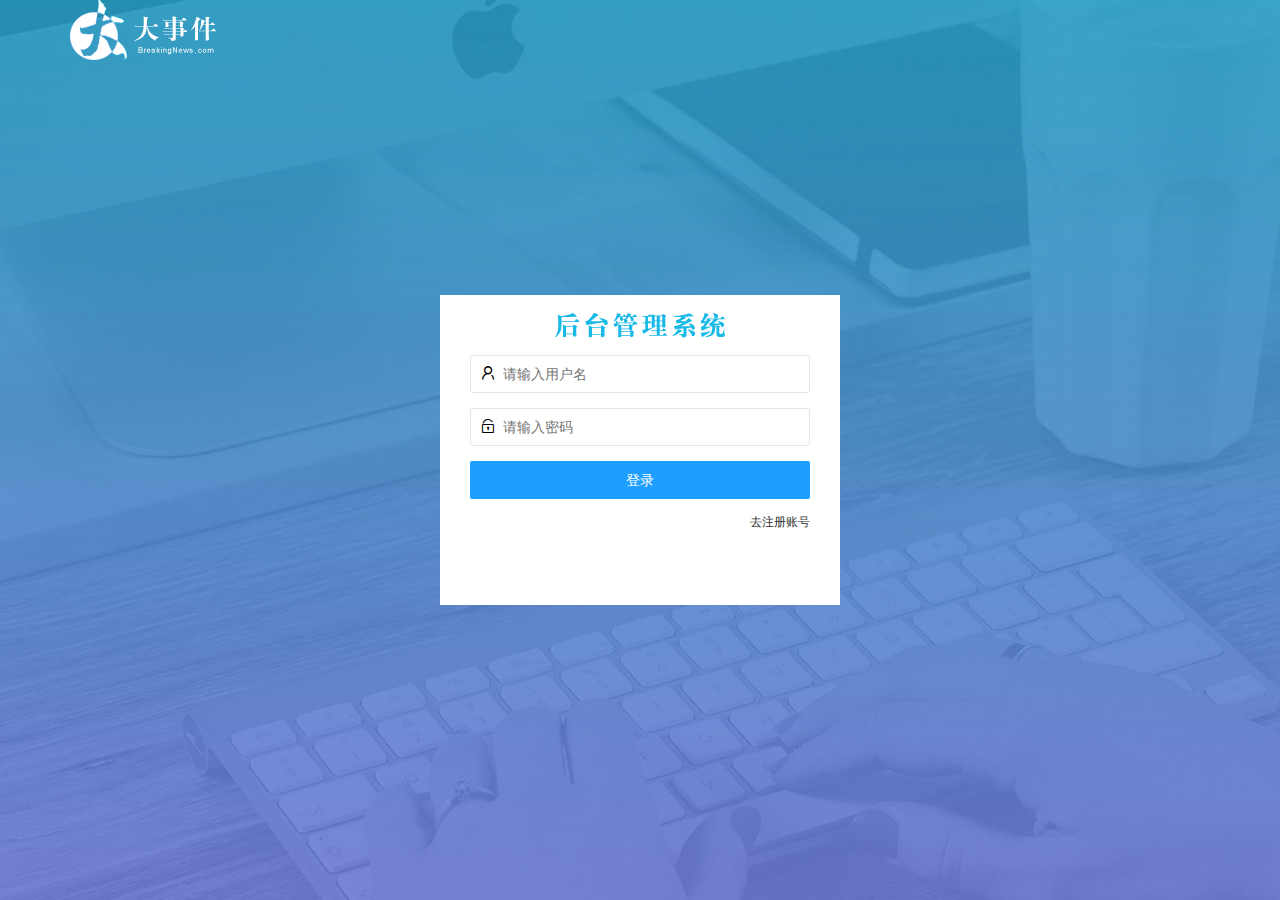
<file: login.html>
<!DOCTYPE html>
<html lang="en">
<head>
    <meta charset="UTF-8">
    <title>Title</title>
    <!-- 导入 LayUI 的样式 -->
    <link rel="stylesheet" href="assets/lib/layui/css/layui.css" />
    <!-- 导入自己的样式表 -->
    <link rel="stylesheet" href="assets/css/login.css">
</head>

<body>
    <!-- 头部的 Logo 区域 -->
    <div class="layui-main">
        <img src="assets/images/logo.png" alt="" />
    </div>
    <!-- 登录注册区域 -->
    <div class="loginAndRegBox">
        <div class="title-box"></div>
        <!-- 登录的div -->
        <div class="login-box">
            <!-- 登录的表单 -->
            <form class="layui-form" id="form_login">
                <!-- 用户名 -->
                <div class="layui-form-item">
                    <i class="layui-icon layui-icon-username"></i>
                    <input type="text" name="username" required lay-verify="required" placeholder="请输入用户名" autocomplete="off" class="layui-input" />
                </div>
                <!-- 密码 -->
                <div class="layui-form-item">
                    <i class="layui-icon layui-icon-password"></i>
                    <input type="password" name="password" required lay-verify="required|pwd" placeholder="请输入密码" autocomplete="off" class="layui-input" />
                </div>
                <!-- 登录按钮 -->
                <div class="layui-form-item">
                    <!-- 注意：表单提交按钮和普通按钮的区别，就是 lay-submit 属性 -->
                    <button class="layui-btn layui-btn-fluid layui-btn-normal" lay-submit>登录</button>
                </div>
                <div class="layui-form-item links">
                    <a href="javascript:" id="link_reg">去注册账号</a>
                </div>
            </form>
        </div>
        <!-- 注册的div -->
        <div class="reg-box">
            <!-- 注册的表单 -->
            <form class="layui-form" id="form_reg">
                <!-- 用户名 -->
                <div class="layui-form-item">
                    <i class="layui-icon layui-icon-username"></i>
                    <input type="text" name="username" required lay-verify="required" placeholder="请输入用户名" autocomplete="off" class="layui-input" />
                </div>
                <!-- 密码 -->
                <div class="layui-form-item">
                    <i class="layui-icon layui-icon-password"></i>
                    <input type="password" name="password" required lay-verify="required|pwd" placeholder="请输入密码" autocomplete="off" class="layui-input" />
                </div>
                <!-- 密码确认框 -->
                <div class="layui-form-item">
                    <i class="layui-icon layui-icon-password"></i>
                    <input type="password" name="repassword" required lay-verify="required|pwd|repwd" placeholder="再次确认密码" autocomplete="off" class="layui-input" />
                </div>
                <!-- 注册按钮 -->
                <div class="layui-form-item">
                    <!-- 注意：表单提交按钮和普通按钮的区别，就是 lay-submit 属性 -->
                    <button class="layui-btn layui-btn-fluid layui-btn-normal" lay-submit>注册</button>
                </div>
                <div class="layui-form-item links">
                    <a href="javascript:" id="link_login">去登录</a>
                </div>
            </form>
        </div>
    </div>

    <!-- 导入 Layui 的JS文件 -->
    <script src="assets/lib/layui/layui.all.js"></script>
    <!-- 导入 JQuery -->
    <script src="assets/lib/jquery.js"></script>
    <!-- 导入自己封装的 baseAPI.js -->
    <script src="assets/js/baseAPI.js"></script>
    <!-- 导入自己的 JavaScript 脚本 -->
    <script src="assets/js/login.js"></script>
</body>

</html>
</file>
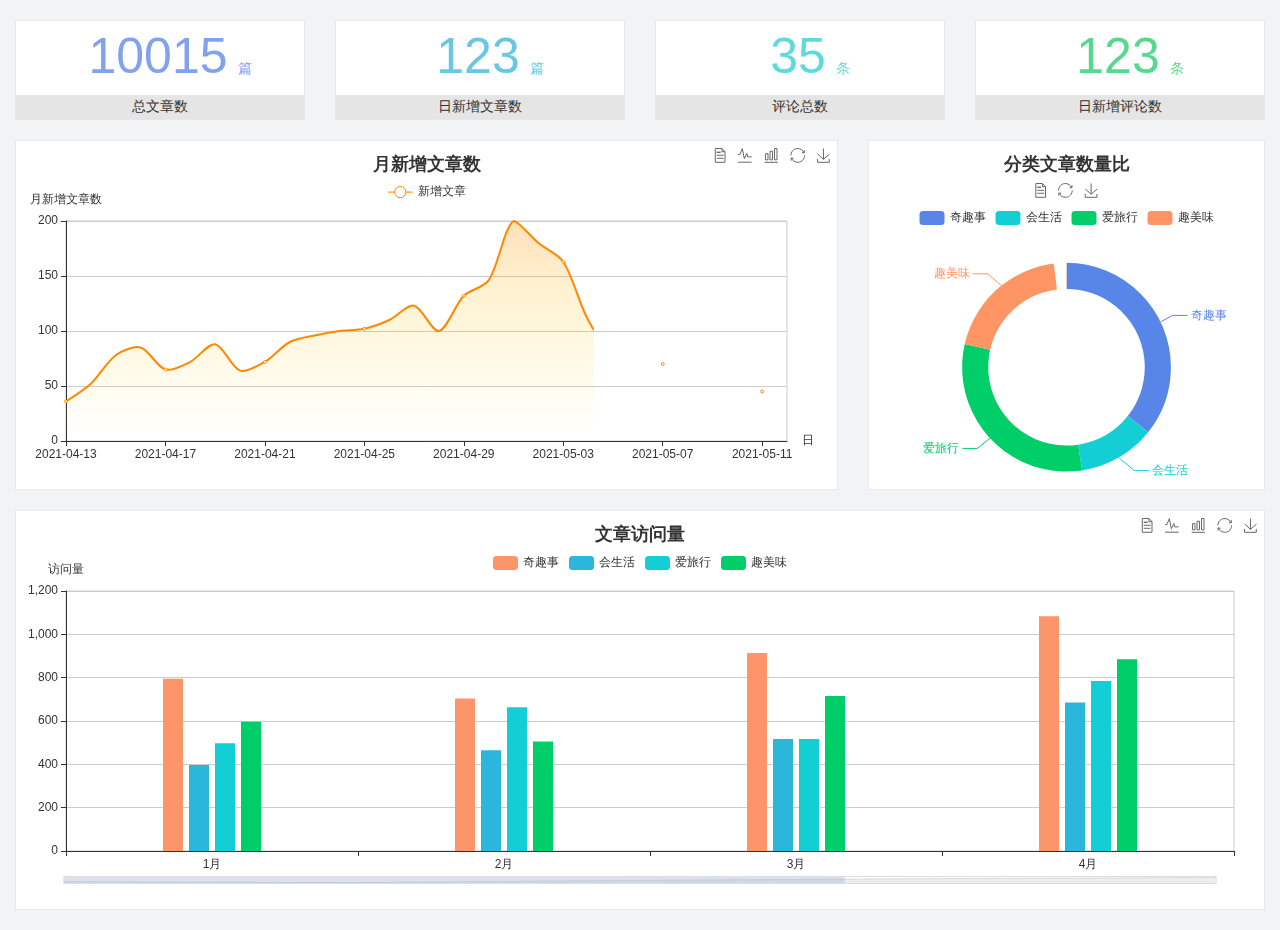
<file: home/dashboard.html>
<!DOCTYPE html>
<html lang="en">

<head>
    <meta charset="UTF-8">
    <meta name="viewport" content="width=device-width, initial-scale=1.0">
    <meta http-equiv="X-UA-Compatible" content="ie=edge">
    <title>图表统计</title>
    <link rel="stylesheet" href="../assets/lib/bootstrap.css"/>
    <link rel="stylesheet" href="../assets/lib/main.css"/>
    <script src="../assets/lib/jquery.js"></script>
    <script type="text/javascript" src="../assets/lib/echarts.min.js"></script>
</head>

<body>
    <div class="container-fluid">
        <div class="row spannel_list">
            <div class="col-sm-3 col-xs-6">
                <div class="spannel">
                    <em>10015</em><span>篇</span>
                    <b>总文章数</b>
                </div>
            </div>
            <div class="col-sm-3 col-xs-6">
                <div class="spannel scolor01">
                    <em>123</em><span>篇</span>
                    <b>日新增文章数</b>
                </div>
            </div>
            <div class="col-sm-3 col-xs-6">
                <div class="spannel scolor02">
                    <em>35</em><span>条</span>
                    <b>评论总数</b>
                </div>
            </div>
            <div class="col-sm-3 col-xs-6">
                <div class="spannel scolor03">
                    <em>123</em><span>条</span>
                    <b>日新增评论数</b>
                </div>
            </div>
        </div>
    </div>

    <div class="container-fluid">
        <div class="row curve-pie">
            <div class="col-lg-8 col-md-8">
                <div class="gragh_pannel" id="curve_show"></div>
            </div>
            <div class="col-lg-4 col-md-4">
                <div class="gragh_pannel" id="pie_show"></div>
            </div>
        </div>
    </div>

    <div class="container-fluid">
        <div class="column_pannel" id="column_show"></div>
    </div>

    <script>
        let oChart = echarts.init(document.getElementById('curve_show'));
        let aList_all = [
            {'count': 36, 'date': '2021-04-13'},
            {'count': 52, 'date': '2021-04-14'},
            {'count': 78, 'date': '2021-04-15'},
            {'count': 85, 'date': '2021-04-16'},
            {'count': 65, 'date': '2021-04-17'},
            {'count': 72, 'date': '2021-04-18'},
            {'count': 88, 'date': '2021-04-19'},
            {'count': 64, 'date': '2021-04-20'},
            {'count': 72, 'date': '2021-04-21'},
            {'count': 90, 'date': '2021-04-22'},
            {'count': 96, 'date': '2021-04-23'},
            {'count': 100, 'date': '2021-04-24'},
            {'count': 102, 'date': '2021-04-25'},
            {'count': 110, 'date': '2021-04-26'},
            {'count': 123, 'date': '2021-04-27'},
            {'count': 100, 'date': '2021-04-28'},
            {'count': 132, 'date': '2021-04-29'},
            {'count': 146, 'date': '2021-04-30'},
            {'count': 200, 'date': '2021-05-01'},
            {'count': 180, 'date': '2021-05-02'},
            {'count': 163, 'date': '2021-05-03'},
            {'count': 110, 'date': '2021-05-04'},
            {'count': 80, 'date': '2021-05-05'},
            {'count': 82, 'date': '2021-05-06'},
            {'count': 70, 'date': '2021-05-07'},
            {'count': 65, 'date': '2021-05-08'},
            {'count': 54, 'date': '2021-05-09'},
            {'count': 40, 'date': '2021-05-10'},
            {'count': 45, 'date': '2021-05-11'},
            {'count': 38, 'date': '2021-05-12'},
        ];

        let aCount = [];
        let aDate = [];

        for (let i = 0; i < aList_all.length; i++) {
            aCount.push(aList_all[i].count);
            aDate.push(aList_all[i].date);
        }

        let chartopt = {
            title: {
                text: '月新增文章数',
                left: 'center',
                top: '10'
            },
            tooltip: {
                trigger: 'axis'
            },
            legend: {
                data: ['新增文章'],
                top: '40'
            },
            toolbox: {
                show: true,
                feature: {
                    mark: {show: true},
                    dataView: {show: true, readOnly: false},
                    magicType: {show: true, type: ['line', 'bar']},
                    restore: {show: true},
                    saveAsImage: {show: true}
                }
            },
            calculable: true,
            xAxis: [
                {
                    name: '日',
                    type: 'category',
                    boundaryGap: false,
                    data: aDate
                }
            ],
            yAxis: [
                {
                    name: '月新增文章数',
                    type: 'value'
                }
            ],
            series: [
                {
                    name: '新增文章',
                    type: 'line',
                    smooth: true,
                    itemStyle: {normal: {areaStyle: {type: 'default'}, color: '#f80'}, lineStyle: {color: '#f80'}},
                    data: aCount
                }],
            areaStyle: {
                normal: {
                    color: new echarts.graphic.LinearGradient(0, 0, 0, 1, [{
                        offset: 0,
                        color: 'rgba(255,136,0,0.39)'
                    }, {
                        offset: .34,
                        color: 'rgba(255,180,0,0.25)'
                    }, {
                        offset: 1,
                        color: 'rgba(255,222,0,0.00)'
                    }])

                }
            },
            grid: {
                show: true,
                x: 50,
                x2: 50,
                y: 80,
                height: 220
            }
        };

        oChart.setOption(chartopt);


        let oPie = echarts.init(document.getElementById('pie_show'));
        let oPieopt =
            {
                title: {
                    top: 10,
                    text: '分类文章数量比',
                    x: 'center'
                },
                tooltip: {
                    trigger: 'item',
                    formatter: "{a} <br/>{b} : {c} ({d}%)"
                },
                color: ['#5885e8', '#13cfd5', '#00ce68', '#ff9565'],
                legend: {
                    x: 'center',
                    top: 65,
                    data: ['奇趣事', '会生活', '爱旅行', '趣美味']
                },
                toolbox: {
                    show: true,
                    x: 'center',
                    top: 35,
                    feature: {
                        mark: {show: true},
                        dataView: {show: true, readOnly: false},
                        magicType: {
                            show: true,
                            type: ['pie', 'funnel'],
                            option: {
                                funnel: {
                                    x: '25%',
                                    width: '50%',
                                    funnelAlign: 'left',
                                    max: 1548
                                }
                            }
                        },
                        restore: {show: true},
                        saveAsImage: {show: true}
                    }
                },
                calculable: true,
                series: [
                    {
                        name: '访问来源',
                        type: 'pie',
                        radius: ['45%', '60%'],
                        center: ['50%', '65%'],
                        data: [
                            {value: 300, name: '奇趣事'},
                            {value: 100, name: '会生活'},
                            {value: 260, name: '爱旅行'},
                            {value: 180, name: '趣美味'}
                        ]
                    }
                ]
            };
        oPie.setOption(oPieopt);


        let oColumn = this.echarts.init(document.getElementById('column_show'));
        let oColumnopt =
            {
                title: {
                    text: '文章访问量',
                    left: 'center',
                    top: '10'
                },
                tooltip: {
                    trigger: 'axis'
                },
                legend: {
                    data: ['奇趣事', '会生活', '爱旅行', '趣美味'],
                    top: '40'
                },
                toolbox: {
                    show: true,
                    feature: {
                        mark: {show: true},
                        dataView: {show: true, readOnly: false},
                        magicType: {show: true, type: ['line', 'bar']},
                        restore: {show: true},
                        saveAsImage: {show: true}
                    }
                },
                calculable: true,
                xAxis: [
                    {
                        type: 'category',
                        data: ['1月', '2月', '3月', '4月', '5月']
                    }
                ],
                yAxis: [
                    {
                        name: '访问量',
                        type: 'value'
                    }
                ],
                series: [
                    {
                        name: '奇趣事',
                        type: 'bar',
                        barWidth: 20,
                        itemStyle: {
                            normal: {areaStyle: {type: 'default'}, color: '#fd956a'}
                        },
                        data: [800, 708, 920, 1090, 1200]
                    },
                    {
                        name: '会生活',
                        type: 'bar',
                        barWidth: 20,
                        itemStyle: {
                            normal: {areaStyle: {type: 'default'}, color: '#2bb6db'}
                        },
                        data: [400, 468, 520, 690, 800]
                    },
                    {
                        name: '爱旅行',
                        type: 'bar',
                        barWidth: 20,
                        itemStyle: {
                            normal: {areaStyle: {type: 'default'}, color: '#13cfd5'}
                        },
                        data: [500, 668, 520, 790, 900]
                    },
                    {
                        name: '趣美味',
                        type: 'bar',
                        barWidth: 20,
                        itemStyle: {
                            normal: {areaStyle: {type: 'default'}, color: '#00ce68'}
                        },
                        data: [600, 508, 720, 890, 1000]
                    }
                ],
                grid: {
                    show: true,
                    x: 50,
                    x2: 30,
                    y: 80,
                    height: 260
                },
                dataZoom: [//给x轴设置滚动条
                    {
                        start: 0,//默认为0
                        end: 100 - 1000 / 31,//默认为100
                        type: 'slider',
                        show: true,
                        xAxisIndex: [0],
                        handleSize: 0,//滑动条的 左右2个滑动条的大小
                        height: 8,//组件高度
                        left: 45, //左边的距离
                        right: 50,//右边的距离
                        bottom: 26,//右边的距离
                        handleColor: '#ddd',//h滑动图标的颜色
                        handleStyle: {
                            borderColor: "#cacaca",
                            borderWidth: "1",
                            shadowBlur: 2,
                            background: "#ddd",
                            shadowColor: "#ddd",
                        }
                    }]
            };
        oColumn.setOption(oColumnopt);
    </script>
</body>

</html>
</file>
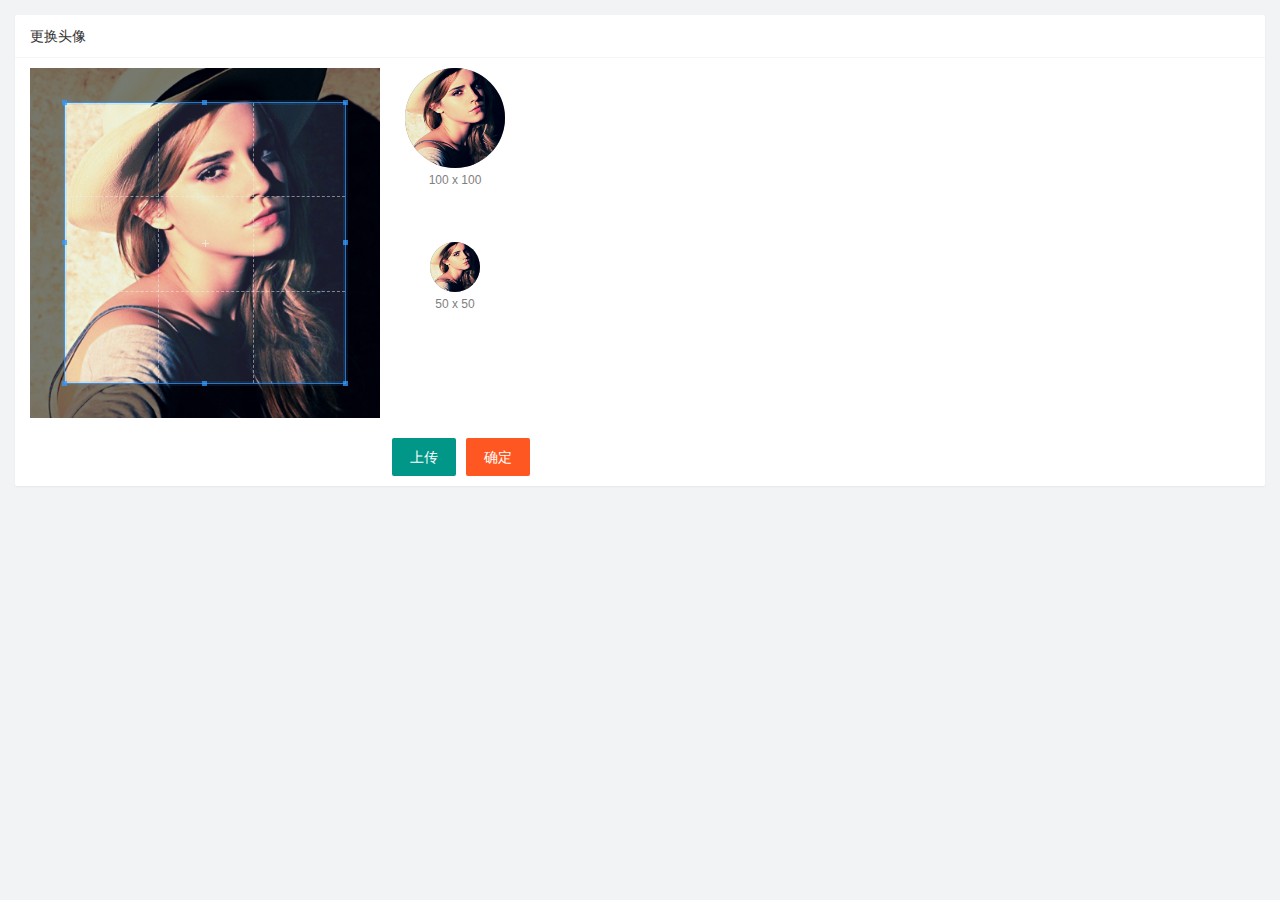
<file: user/user_avatar.html>
<!DOCTYPE html>
<html lang="en">
<head>
    <meta charset="UTF-8">
    <title>Title</title>
    <link rel="stylesheet" href="../assets/lib/layui/css/layui.css" />
    <link rel="stylesheet" href="../assets/lib/cropper/cropper.css" />
    <link rel="stylesheet" href="../assets/css/user/user_avatar.css" />
</head>

<body>
    <!-- 卡片区域 -->
    <div class="layui-card">
        <div class="layui-card-header">更换头像</div>
        <div class="layui-card-body">
            <!-- 第一行的图片裁剪和预览区域 -->
            <div class="row1">
                <!-- 图片裁剪区域 -->
                <div class="cropper-box">
                    <!-- 这个 img 标签很重要，将来会把它初始化为裁剪区域 -->
                    <img id="image" src="../assets/images/sample.jpg" />
                </div>
                <!-- 图片的预览区域 -->
                <div class="preview-box">
                    <div>
                        <!-- 宽高为 100px 的预览区域 -->
                        <div class="img-preview w100"></div>
                        <p class="size">100 x 100</p>
                    </div>
                    <div>
                        <!-- 宽高为 50px 的预览区域 -->
                        <div class="img-preview w50"></div>
                        <p class="size">50 x 50</p>
                    </div>
                </div>
            </div>

            <!-- 第二行的按钮区域 -->
            <div class="row2">
                <!-- 通过 accept 属性，可以指定，允许用户选择什么类型的文件 -->
                <input type="file" id="file" accept="image/png,image/jpeg" />
                <button type="button" class="layui-btn" id="btnChooseImage">上传</button>
                <button type="button" class="layui-btn layui-btn-danger" id="btnUpload">确定</button>
            </div>
        </div>
    </div>

    <script src="../assets/lib/layui/layui.all.js"></script>
    <script src="../assets/lib/jquery.js"></script>
    <script src="../assets/lib/cropper/Cropper.js"></script>
    <script src="../assets/lib/cropper/jquery-cropper.js"></script>
    <script src="../assets/js/baseAPI.js"></script>
    <script src="../assets/js/user/user_avatar.js"></script>
</body>

</html>
</file>
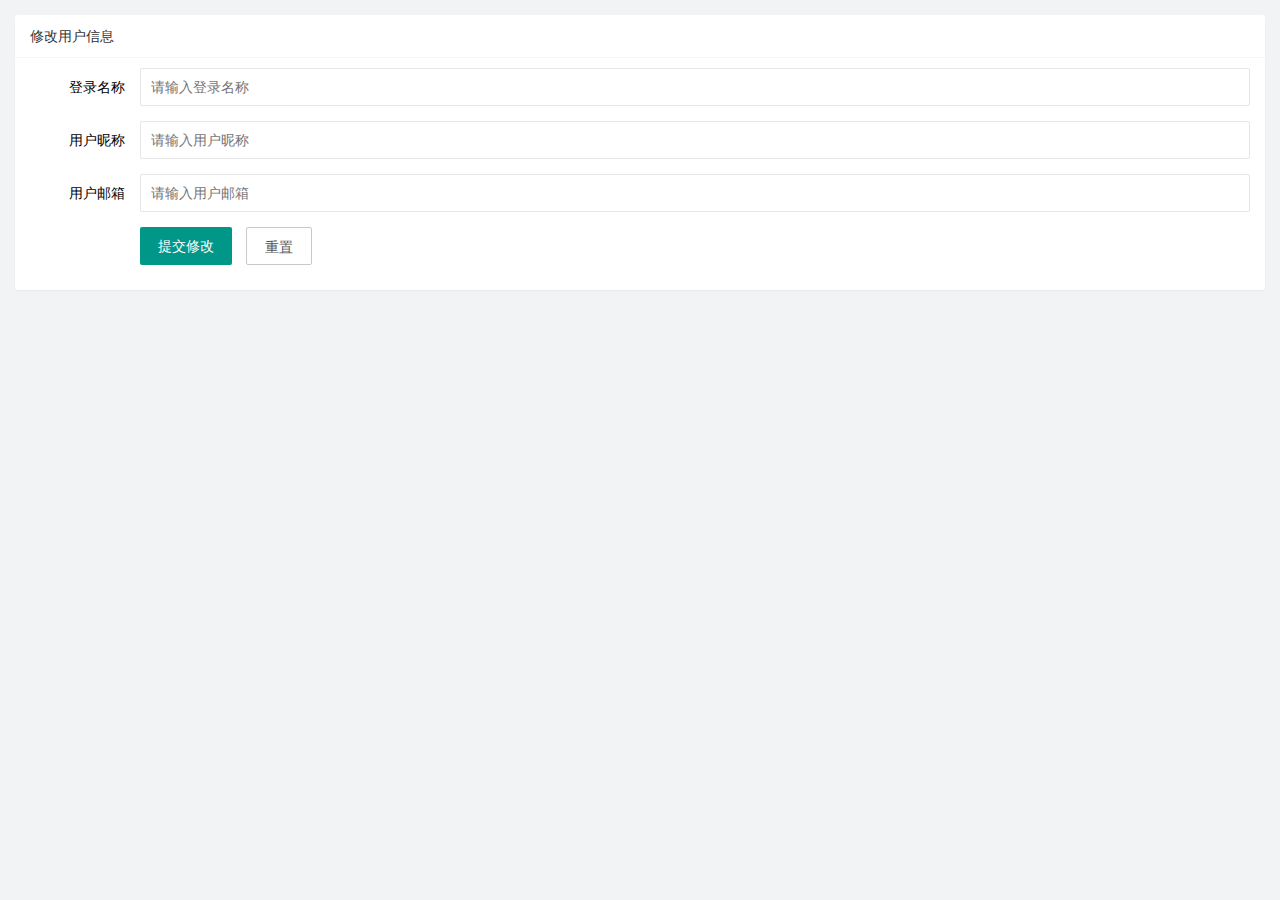
<file: user/user_info.html>
<!DOCTYPE html>
<html lang="en">
<head>
    <meta charset="UTF-8">
    <title>Title</title>
    <!-- 导入 layui 的样式 -->
    <link rel="stylesheet" href="../assets/lib/layui/css/layui.css" />
    <!-- 导入自己的样式 -->
    <link rel="stylesheet" href="../assets/css/user/user_info.css">
</head>

<body>
    <!-- 卡片区域 -->
    <div class="layui-card">
        <div class="layui-card-header">修改用户信息</div>
        <div class="layui-card-body">
            <!-- form 表单区域 -->
            <form class="layui-form" lay-filter="formUserInfo">
                <!-- 这是隐藏域 -->
                <input type="hidden" name="id" value="" />
                <div class="layui-form-item">
                    <label class="layui-form-label">登录名称</label>
                    <div class="layui-input-block">
                        <input type="text" name="username" required lay-verify="required" placeholder="请输入登录名称" autocomplete="off" class="layui-input" readonly />
                    </div>
                </div>
                <div class="layui-form-item">
                    <label class="layui-form-label">用户昵称</label>
                    <div class="layui-input-block">
                        <input type="text" name="nickname" required lay-verify="required|nickname" placeholder="请输入用户昵称" autocomplete="off" class="layui-input" />
                    </div>
                </div>
                <div class="layui-form-item">
                    <label class="layui-form-label">用户邮箱</label>
                    <div class="layui-input-block">
                        <input type="text" name="email" required lay-verify="required|email" placeholder="请输入用户邮箱" autocomplete="off" class="layui-input" />
                    </div>
                </div>
                <div class="layui-form-item">
                    <div class="layui-input-block">
                        <button class="layui-btn" lay-submit lay-filter="formDemo">提交修改</button>
                        <button type="reset" class="layui-btn layui-btn-primary" id="btnReset">重置</button>
                    </div>
                </div>
            </form>
        </div>
    </div>

    <!-- 导入 layui 的 js -->
    <script src="../assets/lib/layui/layui.all.js"></script>
    <!-- 导入 jquery -->
    <script src="../assets/lib/jquery.js"></script>
    <!-- 导入 baseAPI -->
    <script src="../assets/js/baseAPI.js"></script>
    <!-- 导入自己的 js -->
    <script src="../assets/js/user/user_info.js"></script>
</body>

</html>
</file>
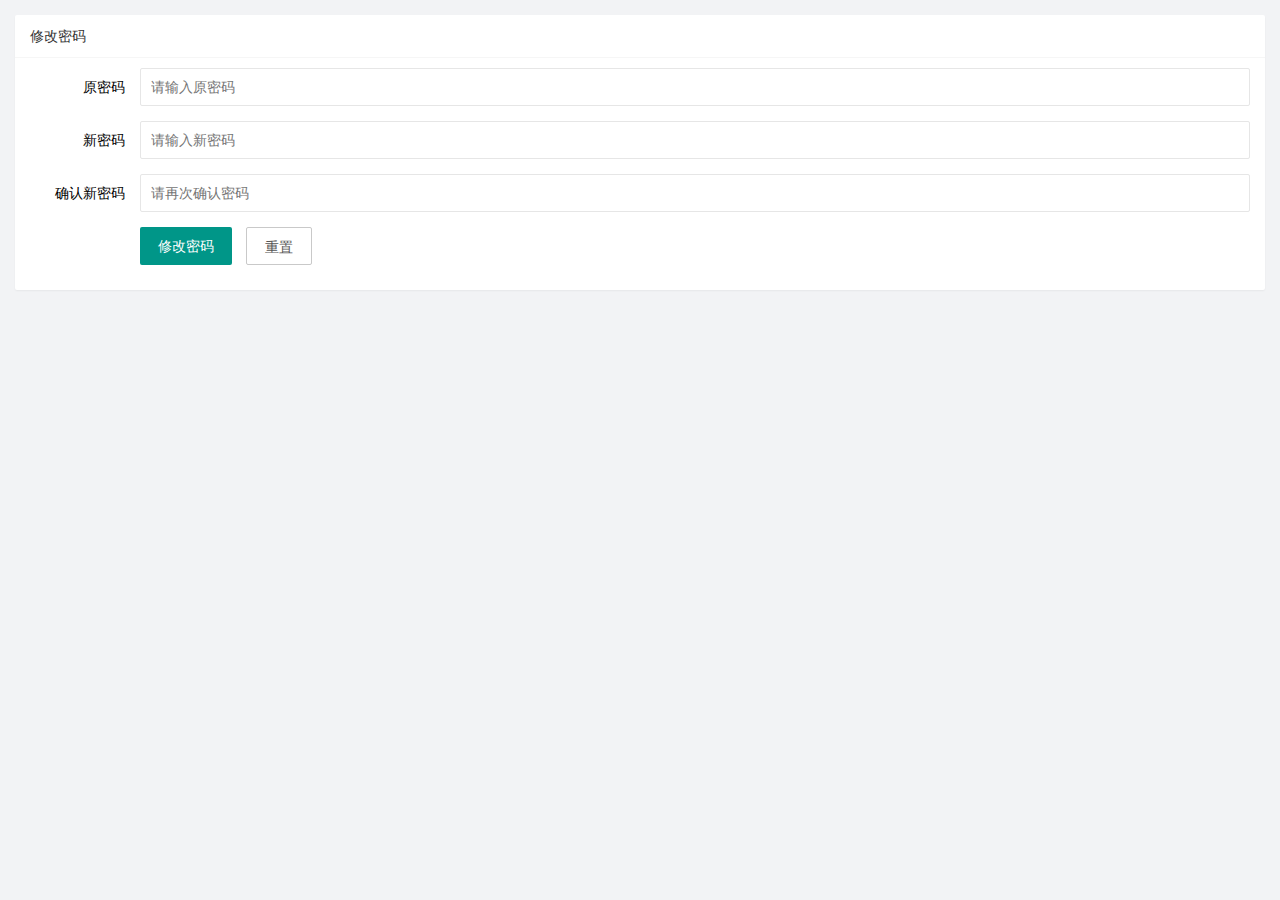
<file: user/user_pwd.html>
<!DOCTYPE html>
<html lang="en">
<head>
    <meta charset="UTF-8">
    <title>Title</title>
    <link rel="stylesheet" href="../assets/lib/layui/css/layui.css" />
    <link rel="stylesheet" href="../assets/css/user/user_pwd.css" />
</head>

<body>
    <!-- 卡片区域 -->
    <div class="layui-card">
        <div class="layui-card-header">修改密码</div>
        <div class="layui-card-body">
            <form class="layui-form">
                <div class="layui-form-item">
                    <label class="layui-form-label">原密码</label>
                    <div class="layui-input-block">
                        <input type="password" name="oldPwd" required lay-verify="required|pwd" placeholder="请输入原密码" autocomplete="off" class="layui-input" />
                    </div>
                </div>
                <div class="layui-form-item">
                    <label class="layui-form-label">新密码</label>
                    <div class="layui-input-block">
                        <input type="password" name="newPwd" required lay-verify="required|pwd|samePwd" placeholder="请输入新密码" autocomplete="off" class="layui-input" />
                    </div>
                </div>
                <div class="layui-form-item">
                    <label class="layui-form-label">确认新密码</label>
                    <div class="layui-input-block">
                        <input type="password" name="rePwd" required lay-verify="required|pwd|rePwd" placeholder="请再次确认密码" autocomplete="off" class="layui-input" />
                    </div>
                </div>
                <div class="layui-form-item">
                    <div class="layui-input-block">
                        <button class="layui-btn" lay-submit lay-filter="formDemo">修改密码</button>
                        <button type="reset" class="layui-btn layui-btn-primary">重置</button>
                    </div>
                </div>
            </form>
        </div>
    </div>

    <!-- 导入 layui 的 js -->
    <script src="../assets/lib/layui/layui.all.js"></script>
    <!-- 导入 jQuery -->
    <script src="../assets/lib/jquery.js"></script>
    <!-- 导入 baseAPI -->
    <script src="../assets/js/baseAPI.js"></script>
    <!-- 导入自己的 js -->
    <script src="../assets/js/user/user_pwd.js"></script>
</body>

</html>
</file>
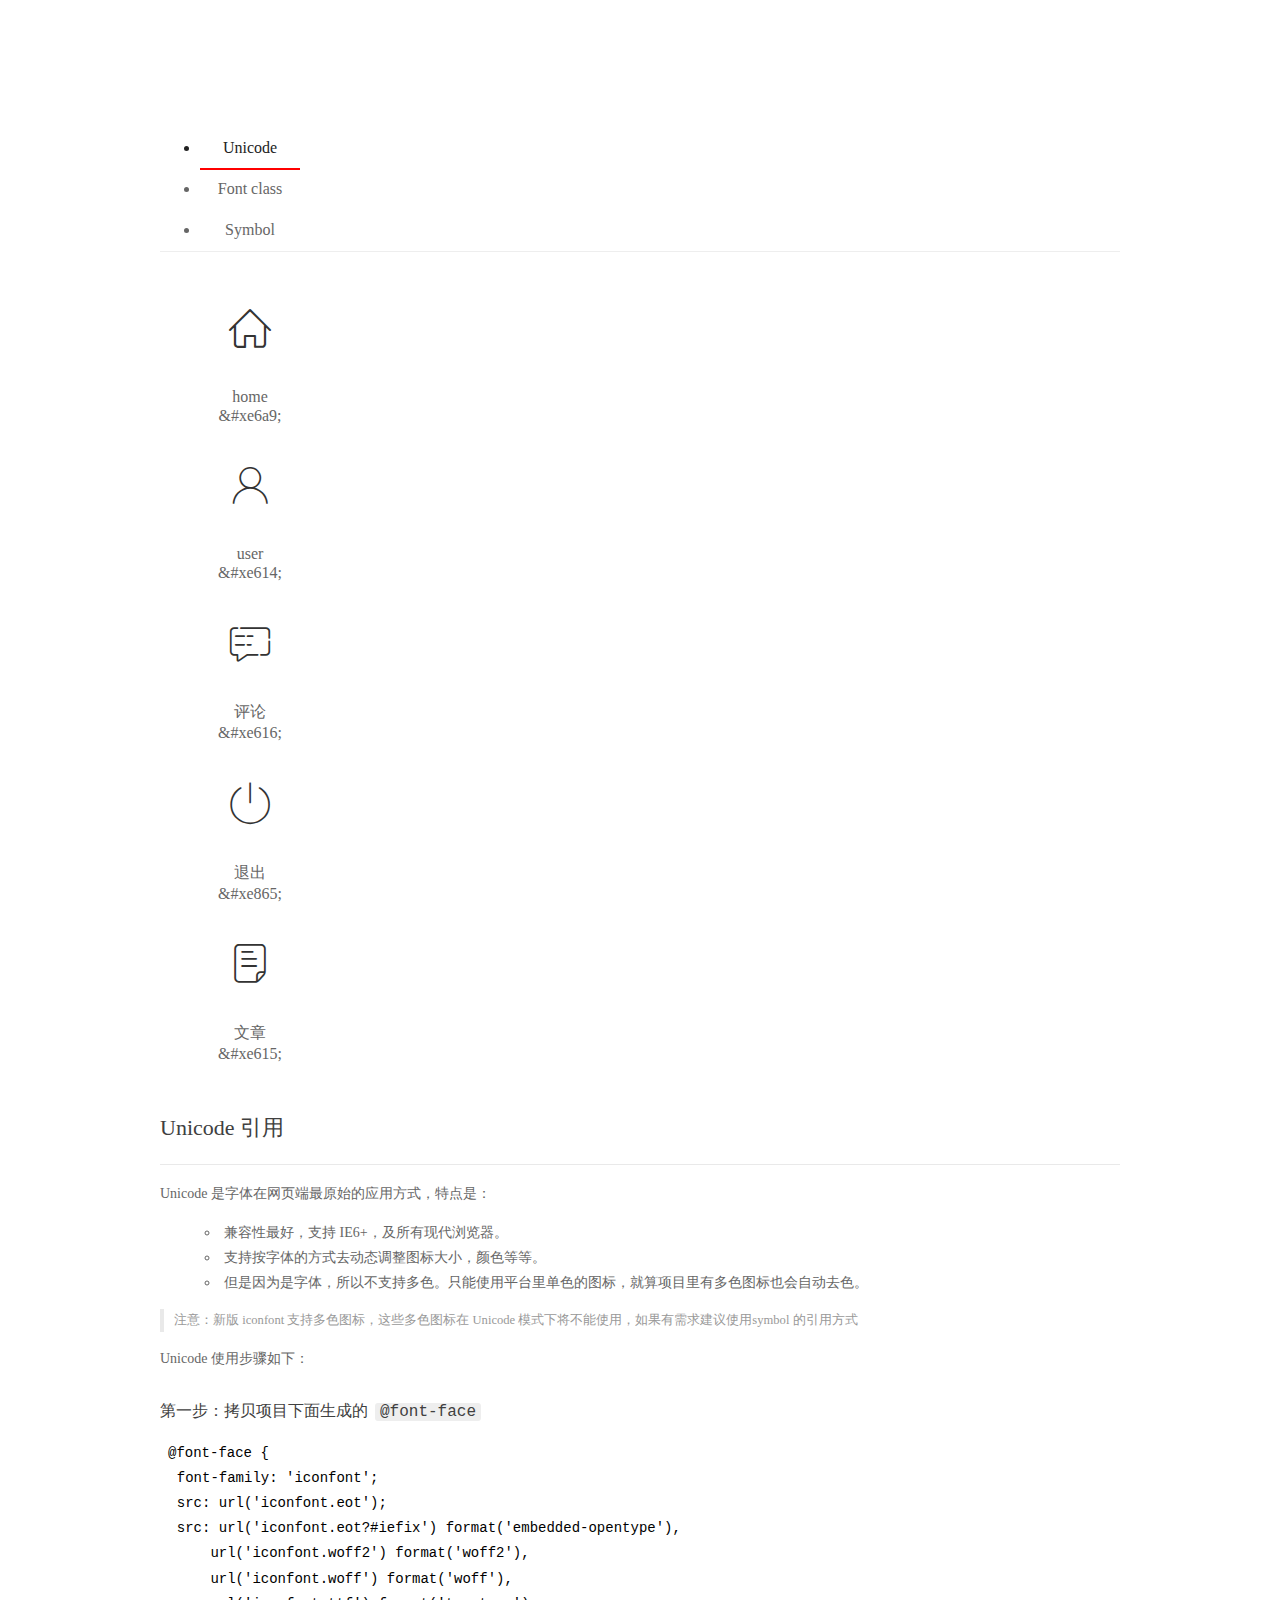
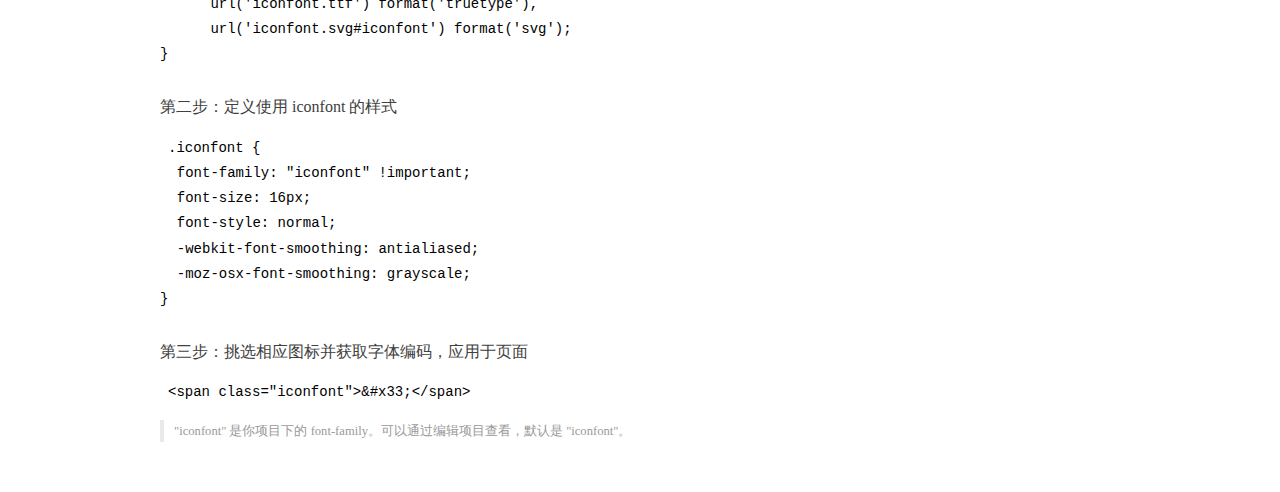
<file: assets/fonts/demo_index.html>
<!DOCTYPE html>
<html>
<head>
  <meta charset="utf-8"/>
  <title>IconFont Demo</title>
  <link rel="shortcut icon" href="https://gtms04.alicdn.com/tps/i4/TB1_oz6GVXXXXaFXpXXJDFnIXXX-64-64.ico" type="image/x-icon"/>
  <link rel="stylesheet" href="https://g.alicdn.com/thx/cube/1.3.2/cube.min.css">
  <link rel="stylesheet" href="demo.css">
  <link rel="stylesheet" href="iconfont.css">
  <script src="iconfont.js"></script>
  <!-- jQuery -->
  <script src="https://a1.alicdn.com/oss/uploads/2018/12/26/7bfddb60-08e8-11e9-9b04-53e73bb6408b.js"></script>
  <!-- 代码高亮 -->
  <script src="https://a1.alicdn.com/oss/uploads/2018/12/26/a3f714d0-08e6-11e9-8a15-ebf944d7534c.js"></script>
</head>
<body>
  <div class="main">
    <h1 class="logo"><a href="https://www.iconfont.cn/" title="iconfont 首页" target="_blank">&#xe86b;</a></h1>
    <div class="nav-tabs">
      <ul id="tabs" class="dib-box">
        <li class="dib active"><span>Unicode</span></li>
        <li class="dib"><span>Font class</span></li>
        <li class="dib"><span>Symbol</span></li>
      </ul>
      
    </div>
    <div class="tab-container">
      <div class="content unicode" style="display: block;">
          <ul class="icon_lists dib-box">
          
            <li class="dib">
              <span class="icon iconfont">&#xe6a9;</span>
                <div class="name">home</div>
                <div class="code-name">&amp;#xe6a9;</div>
              </li>
          
            <li class="dib">
              <span class="icon iconfont">&#xe614;</span>
                <div class="name">user</div>
                <div class="code-name">&amp;#xe614;</div>
              </li>
          
            <li class="dib">
              <span class="icon iconfont">&#xe616;</span>
                <div class="name">评论</div>
                <div class="code-name">&amp;#xe616;</div>
              </li>
          
            <li class="dib">
              <span class="icon iconfont">&#xe865;</span>
                <div class="name">退出</div>
                <div class="code-name">&amp;#xe865;</div>
              </li>
          
            <li class="dib">
              <span class="icon iconfont">&#xe615;</span>
                <div class="name">文章</div>
                <div class="code-name">&amp;#xe615;</div>
              </li>
          
          </ul>
          <div class="article markdown">
          <h2 id="unicode-">Unicode 引用</h2>
          <hr>

          <p>Unicode 是字体在网页端最原始的应用方式，特点是：</p>
          <ul>
            <li>兼容性最好，支持 IE6+，及所有现代浏览器。</li>
            <li>支持按字体的方式去动态调整图标大小，颜色等等。</li>
            <li>但是因为是字体，所以不支持多色。只能使用平台里单色的图标，就算项目里有多色图标也会自动去色。</li>
          </ul>
          <blockquote>
            <p>注意：新版 iconfont 支持多色图标，这些多色图标在 Unicode 模式下将不能使用，如果有需求建议使用symbol 的引用方式</p>
          </blockquote>
          <p>Unicode 使用步骤如下：</p>
          <h3 id="-font-face">第一步：拷贝项目下面生成的 <code>@font-face</code></h3>
<pre><code class="language-css"
>@font-face {
  font-family: 'iconfont';
  src: url('iconfont.eot');
  src: url('iconfont.eot?#iefix') format('embedded-opentype'),
      url('iconfont.woff2') format('woff2'),
      url('iconfont.woff') format('woff'),
      url('iconfont.ttf') format('truetype'),
      url('iconfont.svg#iconfont') format('svg');
}
</code></pre>
          <h3 id="-iconfont-">第二步：定义使用 iconfont 的样式</h3>
<pre><code class="language-css"
>.iconfont {
  font-family: "iconfont" !important;
  font-size: 16px;
  font-style: normal;
  -webkit-font-smoothing: antialiased;
  -moz-osx-font-smoothing: grayscale;
}
</code></pre>
          <h3 id="-">第三步：挑选相应图标并获取字体编码，应用于页面</h3>
<pre>
<code class="language-html"
>&lt;span class="iconfont"&gt;&amp;#x33;&lt;/span&gt;
</code></pre>
          <blockquote>
            <p>"iconfont" 是你项目下的 font-family。可以通过编辑项目查看，默认是 "iconfont"。</p>
          </blockquote>
          </div>
      </div>
      <div class="content font-class">
        <ul class="icon_lists dib-box">
          
          <li class="dib">
            <span class="icon iconfont icon-home"></span>
            <div class="name">
              home
            </div>
            <div class="code-name">.icon-home
            </div>
          </li>
          
          <li class="dib">
            <span class="icon iconfont icon-user"></span>
            <div class="name">
              user
            </div>
            <div class="code-name">.icon-user
            </div>
          </li>
          
          <li class="dib">
            <span class="icon iconfont icon-pinglun"></span>
            <div class="name">
              评论
            </div>
            <div class="code-name">.icon-pinglun
            </div>
          </li>
          
          <li class="dib">
            <span class="icon iconfont icon-tuichu"></span>
            <div class="name">
              退出
            </div>
            <div class="code-name">.icon-tuichu
            </div>
          </li>
          
          <li class="dib">
            <span class="icon iconfont icon-16"></span>
            <div class="name">
              文章
            </div>
            <div class="code-name">.icon-16
            </div>
          </li>
          
        </ul>
        <div class="article markdown">
        <h2 id="font-class-">font-class 引用</h2>
        <hr>

        <p>font-class 是 Unicode 使用方式的一种变种，主要是解决 Unicode 书写不直观，语意不明确的问题。</p>
        <p>与 Unicode 使用方式相比，具有如下特点：</p>
        <ul>
          <li>兼容性良好，支持 IE8+，及所有现代浏览器。</li>
          <li>相比于 Unicode 语意明确，书写更直观。可以很容易分辨这个 icon 是什么。</li>
          <li>因为使用 class 来定义图标，所以当要替换图标时，只需要修改 class 里面的 Unicode 引用。</li>
          <li>不过因为本质上还是使用的字体，所以多色图标还是不支持的。</li>
        </ul>
        <p>使用步骤如下：</p>
        <h3 id="-fontclass-">第一步：引入项目下面生成的 fontclass 代码：</h3>
<pre><code class="language-html">&lt;link rel="stylesheet" href="./iconfont.css"&gt;
</code></pre>
        <h3 id="-">第二步：挑选相应图标并获取类名，应用于页面：</h3>
<pre><code class="language-html">&lt;span class="iconfont icon-xxx"&gt;&lt;/span&gt;
</code></pre>
        <blockquote>
          <p>"
            iconfont" 是你项目下的 font-family。可以通过编辑项目查看，默认是 "iconfont"。</p>
        </blockquote>
      </div>
      </div>
      <div class="content symbol">
          <ul class="icon_lists dib-box">
          
            <li class="dib">
                <svg class="icon svg-icon" aria-hidden="true">
                  <use xlink:href="#icon-home"></use>
                </svg>
                <div class="name">home</div>
                <div class="code-name">#icon-home</div>
            </li>
          
            <li class="dib">
                <svg class="icon svg-icon" aria-hidden="true">
                  <use xlink:href="#icon-user"></use>
                </svg>
                <div class="name">user</div>
                <div class="code-name">#icon-user</div>
            </li>
          
            <li class="dib">
                <svg class="icon svg-icon" aria-hidden="true">
                  <use xlink:href="#icon-pinglun"></use>
                </svg>
                <div class="name">评论</div>
                <div class="code-name">#icon-pinglun</div>
            </li>
          
            <li class="dib">
                <svg class="icon svg-icon" aria-hidden="true">
                  <use xlink:href="#icon-tuichu"></use>
                </svg>
                <div class="name">退出</div>
                <div class="code-name">#icon-tuichu</div>
            </li>
          
            <li class="dib">
                <svg class="icon svg-icon" aria-hidden="true">
                  <use xlink:href="#icon-16"></use>
                </svg>
                <div class="name">文章</div>
                <div class="code-name">#icon-16</div>
            </li>
          
          </ul>
          <div class="article markdown">
          <h2 id="symbol-">Symbol 引用</h2>
          <hr>

          <p>这是一种全新的使用方式，应该说这才是未来的主流，也是平台目前推荐的用法。相关介绍可以参考这篇<a href="">文章</a>
            这种用法其实是做了一个 SVG 的集合，与另外两种相比具有如下特点：</p>
          <ul>
            <li>支持多色图标了，不再受单色限制。</li>
            <li>通过一些技巧，支持像字体那样，通过 <code>font-size</code>, <code>color</code> 来调整样式。</li>
            <li>兼容性较差，支持 IE9+，及现代浏览器。</li>
            <li>浏览器渲染 SVG 的性能一般，还不如 png。</li>
          </ul>
          <p>使用步骤如下：</p>
          <h3 id="-symbol-">第一步：引入项目下面生成的 symbol 代码：</h3>
<pre><code class="language-html">&lt;script src="./iconfont.js"&gt;&lt;/script&gt;
</code></pre>
          <h3 id="-css-">第二步：加入通用 CSS 代码（引入一次就行）：</h3>
<pre><code class="language-html">&lt;style&gt;
.icon {
  width: 1em;
  height: 1em;
  vertical-align: -0.15em;
  fill: currentColor;
  overflow: hidden;
}
&lt;/style&gt;
</code></pre>
          <h3 id="-">第三步：挑选相应图标并获取类名，应用于页面：</h3>
<pre><code class="language-html">&lt;svg class="icon" aria-hidden="true"&gt;
  &lt;use xlink:href="#icon-xxx"&gt;&lt;/use&gt;
&lt;/svg&gt;
</code></pre>
          </div>
      </div>

    </div>
  </div>
  <script>
  $(document).ready(function () {
      $('.tab-container .content:first').show()

      $('#tabs li').click(function (e) {
        var tabContent = $('.tab-container .content')
        var index = $(this).index()

        if ($(this).hasClass('active')) {
          return
        } else {
          $('#tabs li').removeClass('active')
          $(this).addClass('active')

          tabContent.hide().eq(index).fadeIn()
        }
      })
    })
  </script>
</body>
</html>
</file>
<file: assets/lib/layui/css/layui.css>
/** layui-v2.5.5 MIT License By https://www.layui.com */
 .layui-inline,img{display:inline-block;vertical-align:middle}h1,h2,h3,h4,h5,h6{font-weight:400}.layui-edge,.layui-header,.layui-inline,.layui-main{position:relative}.layui-body,.layui-edge,.layui-elip{overflow:hidden}.layui-btn,.layui-edge,.layui-inline,img{vertical-align:middle}.layui-btn,.layui-disabled,.layui-icon,.layui-unselect{-moz-user-select:none;-webkit-user-select:none;-ms-user-select:none}.layui-elip,.layui-form-checkbox span,.layui-form-pane .layui-form-label{text-overflow:ellipsis;white-space:nowrap}.layui-breadcrumb,.layui-tree-btnGroup{visibility:hidden}blockquote,body,button,dd,div,dl,dt,form,h1,h2,h3,h4,h5,h6,input,li,ol,p,pre,td,textarea,th,ul{margin:0;padding:0;-webkit-tap-highlight-color:rgba(0,0,0,0)}a:active,a:hover{outline:0}img{border:none}li{list-style:none}table{border-collapse:collapse;border-spacing:0}h4,h5,h6{font-size:100%}button,input,optgroup,option,select,textarea{font-family:inherit;font-size:inherit;font-style:inherit;font-weight:inherit;outline:0}pre{white-space:pre-wrap;white-space:-moz-pre-wrap;white-space:-pre-wrap;white-space:-o-pre-wrap;word-wrap:break-word}body{line-height:24px;font:14px Helvetica Neue,Helvetica,PingFang SC,Tahoma,Arial,sans-serif}hr{height:1px;margin:10px 0;border:0;clear:both}a{color:#333;text-decoration:none}a:hover{color:#777}a cite{font-style:normal;*cursor:pointer}.layui-border-box,.layui-border-box *{box-sizing:border-box}.layui-box,.layui-box *{box-sizing:content-box}.layui-clear{clear:both;*zoom:1}.layui-clear:after{content:'\20';clear:both;*zoom:1;display:block;height:0}.layui-inline{*display:inline;*zoom:1}.layui-edge{display:inline-block;width:0;height:0;border-width:6px;border-style:dashed;border-color:transparent}.layui-edge-top{top:-4px;border-bottom-color:#999;border-bottom-style:solid}.layui-edge-right{border-left-color:#999;border-left-style:solid}.layui-edge-bottom{top:2px;border-top-color:#999;border-top-style:solid}.layui-edge-left{border-right-color:#999;border-right-style:solid}.layui-disabled,.layui-disabled:hover{color:#d2d2d2!important;cursor:not-allowed!important}.layui-circle{border-radius:100%}.layui-show{display:block!important}.layui-hide{display:none!important}@font-face{font-family:layui-icon;src:url(../font/iconfont.eot?v=250);src:url(../font/iconfont.eot?v=250#iefix) format('embedded-opentype'),url(../font/iconfont.woff2?v=250) format('woff2'),url(../font/iconfont.woff?v=250) format('woff'),url(../font/iconfont.ttf?v=250) format('truetype'),url(../font/iconfont.svg?v=250#layui-icon) format('svg')}.layui-icon{font-family:layui-icon!important;font-size:16px;font-style:normal;-webkit-font-smoothing:antialiased;-moz-osx-font-smoothing:grayscale}.layui-icon-reply-fill:before{content:"\e611"}.layui-icon-set-fill:before{content:"\e614"}.layui-icon-menu-fill:before{content:"\e60f"}.layui-icon-search:before{content:"\e615"}.layui-icon-share:before{content:"\e641"}.layui-icon-set-sm:before{content:"\e620"}.layui-icon-engine:before{content:"\e628"}.layui-icon-close:before{content:"\1006"}.layui-icon-close-fill:before{content:"\1007"}.layui-icon-chart-screen:before{content:"\e629"}.layui-icon-star:before{content:"\e600"}.layui-icon-circle-dot:before{content:"\e617"}.layui-icon-chat:before{content:"\e606"}.layui-icon-release:before{content:"\e609"}.layui-icon-list:before{content:"\e60a"}.layui-icon-chart:before{content:"\e62c"}.layui-icon-ok-circle:before{content:"\1005"}.layui-icon-layim-theme:before{content:"\e61b"}.layui-icon-table:before{content:"\e62d"}.layui-icon-right:before{content:"\e602"}.layui-icon-left:before{content:"\e603"}.layui-icon-cart-simple:before{content:"\e698"}.layui-icon-face-cry:before{content:"\e69c"}.layui-icon-face-smile:before{content:"\e6af"}.layui-icon-survey:before{content:"\e6b2"}.layui-icon-tree:before{content:"\e62e"}.layui-icon-upload-circle:before{content:"\e62f"}.layui-icon-add-circle:before{content:"\e61f"}.layui-icon-download-circle:before{content:"\e601"}.layui-icon-templeate-1:before{content:"\e630"}.layui-icon-util:before{content:"\e631"}.layui-icon-face-surprised:before{content:"\e664"}.layui-icon-edit:before{content:"\e642"}.layui-icon-speaker:before{content:"\e645"}.layui-icon-down:before{content:"\e61a"}.layui-icon-file:before{content:"\e621"}.layui-icon-layouts:before{content:"\e632"}.layui-icon-rate-half:before{content:"\e6c9"}.layui-icon-add-circle-fine:before{content:"\e608"}.layui-icon-prev-circle:before{content:"\e633"}.layui-icon-read:before{content:"\e705"}.layui-icon-404:before{content:"\e61c"}.layui-icon-carousel:before{content:"\e634"}.layui-icon-help:before{content:"\e607"}.layui-icon-code-circle:before{content:"\e635"}.layui-icon-water:before{content:"\e636"}.layui-icon-username:before{content:"\e66f"}.layui-icon-find-fill:before{content:"\e670"}.layui-icon-about:before{content:"\e60b"}.layui-icon-location:before{content:"\e715"}.layui-icon-up:before{content:"\e619"}.layui-icon-pause:before{content:"\e651"}.layui-icon-date:before{content:"\e637"}.layui-icon-layim-uploadfile:before{content:"\e61d"}.layui-icon-delete:before{content:"\e640"}.layui-icon-play:before{content:"\e652"}.layui-icon-top:before{content:"\e604"}.layui-icon-friends:before{content:"\e612"}.layui-icon-refresh-3:before{content:"\e9aa"}.layui-icon-ok:before{content:"\e605"}.layui-icon-layer:before{content:"\e638"}.layui-icon-face-smile-fine:before{content:"\e60c"}.layui-icon-dollar:before{content:"\e659"}.layui-icon-group:before{content:"\e613"}.layui-icon-layim-download:before{content:"\e61e"}.layui-icon-picture-fine:before{content:"\e60d"}.layui-icon-link:before{content:"\e64c"}.layui-icon-diamond:before{content:"\e735"}.layui-icon-log:before{content:"\e60e"}.layui-icon-rate-solid:before{content:"\e67a"}.layui-icon-fonts-del:before{content:"\e64f"}.layui-icon-unlink:before{content:"\e64d"}.layui-icon-fonts-clear:before{content:"\e639"}.layui-icon-triangle-r:before{content:"\e623"}.layui-icon-circle:before{content:"\e63f"}.layui-icon-radio:before{content:"\e643"}.layui-icon-align-center:before{content:"\e647"}.layui-icon-align-right:before{content:"\e648"}.layui-icon-align-left:before{content:"\e649"}.layui-icon-loading-1:before{content:"\e63e"}.layui-icon-return:before{content:"\e65c"}.layui-icon-fonts-strong:before{content:"\e62b"}.layui-icon-upload:before{content:"\e67c"}.layui-icon-dialogue:before{content:"\e63a"}.layui-icon-video:before{content:"\e6ed"}.layui-icon-headset:before{content:"\e6fc"}.layui-icon-cellphone-fine:before{content:"\e63b"}.layui-icon-add-1:before{content:"\e654"}.layui-icon-face-smile-b:before{content:"\e650"}.layui-icon-fonts-html:before{content:"\e64b"}.layui-icon-form:before{content:"\e63c"}.layui-icon-cart:before{content:"\e657"}.layui-icon-camera-fill:before{content:"\e65d"}.layui-icon-tabs:before{content:"\e62a"}.layui-icon-fonts-code:before{content:"\e64e"}.layui-icon-fire:before{content:"\e756"}.layui-icon-set:before{content:"\e716"}.layui-icon-fonts-u:before{content:"\e646"}.layui-icon-triangle-d:before{content:"\e625"}.layui-icon-tips:before{content:"\e702"}.layui-icon-picture:before{content:"\e64a"}.layui-icon-more-vertical:before{content:"\e671"}.layui-icon-flag:before{content:"\e66c"}.layui-icon-loading:before{content:"\e63d"}.layui-icon-fonts-i:before{content:"\e644"}.layui-icon-refresh-1:before{content:"\e666"}.layui-icon-rmb:before{content:"\e65e"}.layui-icon-home:before{content:"\e68e"}.layui-icon-user:before{content:"\e770"}.layui-icon-notice:before{content:"\e667"}.layui-icon-login-weibo:before{content:"\e675"}.layui-icon-voice:before{content:"\e688"}.layui-icon-upload-drag:before{content:"\e681"}.layui-icon-login-qq:before{content:"\e676"}.layui-icon-snowflake:before{content:"\e6b1"}.layui-icon-file-b:before{content:"\e655"}.layui-icon-template:before{content:"\e663"}.layui-icon-auz:before{content:"\e672"}.layui-icon-console:before{content:"\e665"}.layui-icon-app:before{content:"\e653"}.layui-icon-prev:before{content:"\e65a"}.layui-icon-website:before{content:"\e7ae"}.layui-icon-next:before{content:"\e65b"}.layui-icon-component:before{content:"\e857"}.layui-icon-more:before{content:"\e65f"}.layui-icon-login-wechat:before{content:"\e677"}.layui-icon-shrink-right:before{content:"\e668"}.layui-icon-spread-left:before{content:"\e66b"}.layui-icon-camera:before{content:"\e660"}.layui-icon-note:before{content:"\e66e"}.layui-icon-refresh:before{content:"\e669"}.layui-icon-female:before{content:"\e661"}.layui-icon-male:before{content:"\e662"}.layui-icon-password:before{content:"\e673"}.layui-icon-senior:before{content:"\e674"}.layui-icon-theme:before{content:"\e66a"}.layui-icon-tread:before{content:"\e6c5"}.layui-icon-praise:before{content:"\e6c6"}.layui-icon-star-fill:before{content:"\e658"}.layui-icon-rate:before{content:"\e67b"}.layui-icon-template-1:before{content:"\e656"}.layui-icon-vercode:before{content:"\e679"}.layui-icon-cellphone:before{content:"\e678"}.layui-icon-screen-full:before{content:"\e622"}.layui-icon-screen-restore:before{content:"\e758"}.layui-icon-cols:before{content:"\e610"}.layui-icon-export:before{content:"\e67d"}.layui-icon-print:before{content:"\e66d"}.layui-icon-slider:before{content:"\e714"}.layui-icon-addition:before{content:"\e624"}.layui-icon-subtraction:before{content:"\e67e"}.layui-icon-service:before{content:"\e626"}.layui-icon-transfer:before{content:"\e691"}.layui-main{width:1140px;margin:0 auto}.layui-header{z-index:1000;height:60px}.layui-header a:hover{transition:all .5s;-webkit-transition:all .5s}.layui-side{position:fixed;left:0;top:0;bottom:0;z-index:999;width:200px;overflow-x:hidden}.layui-side-scroll{position:relative;width:220px;height:100%;overflow-x:hidden}.layui-body{position:absolute;left:200px;right:0;top:0;bottom:0;z-index:998;width:auto;overflow-y:auto;box-sizing:border-box}.layui-layout-body{overflow:hidden}.layui-layout-admin .layui-header{background-color:#23262E}.layui-layout-admin .layui-side{top:60px;width:200px;overflow-x:hidden}.layui-layout-admin .layui-body{position:fixed;top:60px;bottom:44px}.layui-layout-admin .layui-main{width:auto;margin:0 15px}.layui-layout-admin .layui-footer{position:fixed;left:200px;right:0;bottom:0;height:44px;line-height:44px;padding:0 15px;background-color:#eee}.layui-layout-admin .layui-logo{position:absolute;left:0;top:0;width:200px;height:100%;line-height:60px;text-align:center;color:#009688;font-size:16px}.layui-layout-admin .layui-header .layui-nav{background:0 0}.layui-layout-left{position:absolute!important;left:200px;top:0}.layui-layout-right{position:absolute!important;right:0;top:0}.layui-container{position:relative;margin:0 auto;padding:0 15px;box-sizing:border-box}.layui-fluid{position:relative;margin:0 auto;padding:0 15px}.layui-row:after,.layui-row:before{content:'';display:block;clear:both}.layui-col-lg1,.layui-col-lg10,.layui-col-lg11,.layui-col-lg12,.layui-col-lg2,.layui-col-lg3,.layui-col-lg4,.layui-col-lg5,.layui-col-lg6,.layui-col-lg7,.layui-col-lg8,.layui-col-lg9,.layui-col-md1,.layui-col-md10,.layui-col-md11,.layui-col-md12,.layui-col-md2,.layui-col-md3,.layui-col-md4,.layui-col-md5,.layui-col-md6,.layui-col-md7,.layui-col-md8,.layui-col-md9,.layui-col-sm1,.layui-col-sm10,.layui-col-sm11,.layui-col-sm12,.layui-col-sm2,.layui-col-sm3,.layui-col-sm4,.layui-col-sm5,.layui-col-sm6,.layui-col-sm7,.layui-col-sm8,.layui-col-sm9,.layui-col-xs1,.layui-col-xs10,.layui-col-xs11,.layui-col-xs12,.layui-col-xs2,.layui-col-xs3,.layui-col-xs4,.layui-col-xs5,.layui-col-xs6,.layui-col-xs7,.layui-col-xs8,.layui-col-xs9{position:relative;display:block;box-sizing:border-box}.layui-col-xs1,.layui-col-xs10,.layui-col-xs11,.layui-col-xs12,.layui-col-xs2,.layui-col-xs3,.layui-col-xs4,.layui-col-xs5,.layui-col-xs6,.layui-col-xs7,.layui-col-xs8,.layui-col-xs9{float:left}.layui-col-xs1{width:8.33333333%}.layui-col-xs2{width:16.66666667%}.layui-col-xs3{width:25%}.layui-col-xs4{width:33.33333333%}.layui-col-xs5{width:41.66666667%}.layui-col-xs6{width:50%}.layui-col-xs7{width:58.33333333%}.layui-col-xs8{width:66.66666667%}.layui-col-xs9{width:75%}.layui-col-xs10{width:83.33333333%}.layui-col-xs11{width:91.66666667%}.layui-col-xs12{width:100%}.layui-col-xs-offset1{margin-left:8.33333333%}.layui-col-xs-offset2{margin-left:16.66666667%}.layui-col-xs-offset3{margin-left:25%}.layui-col-xs-offset4{margin-left:33.33333333%}.layui-col-xs-offset5{margin-left:41.66666667%}.layui-col-xs-offset6{margin-left:50%}.layui-col-xs-offset7{margin-left:58.33333333%}.layui-col-xs-offset8{margin-left:66.66666667%}.layui-col-xs-offset9{margin-left:75%}.layui-col-xs-offset10{margin-left:83.33333333%}.layui-col-xs-offset11{margin-left:91.66666667%}.layui-col-xs-offset12{margin-left:100%}@media screen and (max-width:768px){.layui-hide-xs{display:none!important}.layui-show-xs-block{display:block!important}.layui-show-xs-inline{display:inline!important}.layui-show-xs-inline-block{display:inline-block!important}}@media screen and (min-width:768px){.layui-container{width:750px}.layui-hide-sm{display:none!important}.layui-show-sm-block{display:block!important}.layui-show-sm-inline{display:inline!important}.layui-show-sm-inline-block{display:inline-block!important}.layui-col-sm1,.layui-col-sm10,.layui-col-sm11,.layui-col-sm12,.layui-col-sm2,.layui-col-sm3,.layui-col-sm4,.layui-col-sm5,.layui-col-sm6,.layui-col-sm7,.layui-col-sm8,.layui-col-sm9{float:left}.layui-col-sm1{width:8.33333333%}.layui-col-sm2{width:16.66666667%}.layui-col-sm3{width:25%}.layui-col-sm4{width:33.33333333%}.layui-col-sm5{width:41.66666667%}.layui-col-sm6{width:50%}.layui-col-sm7{width:58.33333333%}.layui-col-sm8{width:66.66666667%}.layui-col-sm9{width:75%}.layui-col-sm10{width:83.33333333%}.layui-col-sm11{width:91.66666667%}.layui-col-sm12{width:100%}.layui-col-sm-offset1{margin-left:8.33333333%}.layui-col-sm-offset2{margin-left:16.66666667%}.layui-col-sm-offset3{margin-left:25%}.layui-col-sm-offset4{margin-left:33.33333333%}.layui-col-sm-offset5{margin-left:41.66666667%}.layui-col-sm-offset6{margin-left:50%}.layui-col-sm-offset7{margin-left:58.33333333%}.layui-col-sm-offset8{margin-left:66.66666667%}.layui-col-sm-offset9{margin-left:75%}.layui-col-sm-offset10{margin-left:83.33333333%}.layui-col-sm-offset11{margin-left:91.66666667%}.layui-col-sm-offset12{margin-left:100%}}@media screen and (min-width:992px){.layui-container{width:970px}.layui-hide-md{display:none!important}.layui-show-md-block{display:block!important}.layui-show-md-inline{display:inline!important}.layui-show-md-inline-block{display:inline-block!important}.layui-col-md1,.layui-col-md10,.layui-col-md11,.layui-col-md12,.layui-col-md2,.layui-col-md3,.layui-col-md4,.layui-col-md5,.layui-col-md6,.layui-col-md7,.layui-col-md8,.layui-col-md9{float:left}.layui-col-md1{width:8.33333333%}.layui-col-md2{width:16.66666667%}.layui-col-md3{width:25%}.layui-col-md4{width:33.33333333%}.layui-col-md5{width:41.66666667%}.layui-col-md6{width:50%}.layui-col-md7{width:58.33333333%}.layui-col-md8{width:66.66666667%}.layui-col-md9{width:75%}.layui-col-md10{width:83.33333333%}.layui-col-md11{width:91.66666667%}.layui-col-md12{width:100%}.layui-col-md-offset1{margin-left:8.33333333%}.layui-col-md-offset2{margin-left:16.66666667%}.layui-col-md-offset3{margin-left:25%}.layui-col-md-offset4{margin-left:33.33333333%}.layui-col-md-offset5{margin-left:41.66666667%}.layui-col-md-offset6{margin-left:50%}.layui-col-md-offset7{margin-left:58.33333333%}.layui-col-md-offset8{margin-left:66.66666667%}.layui-col-md-offset9{margin-left:75%}.layui-col-md-offset10{margin-left:83.33333333%}.layui-col-md-offset11{margin-left:91.66666667%}.layui-col-md-offset12{margin-left:100%}}@media screen and (min-width:1200px){.layui-container{width:1170px}.layui-hide-lg{display:none!important}.layui-show-lg-block{display:block!important}.layui-show-lg-inline{display:inline!important}.layui-show-lg-inline-block{display:inline-block!important}.layui-col-lg1,.layui-col-lg10,.layui-col-lg11,.layui-col-lg12,.layui-col-lg2,.layui-col-lg3,.layui-col-lg4,.layui-col-lg5,.layui-col-lg6,.layui-col-lg7,.layui-col-lg8,.layui-col-lg9{float:left}.layui-col-lg1{width:8.33333333%}.layui-col-lg2{width:16.66666667%}.layui-col-lg3{width:25%}.layui-col-lg4{width:33.33333333%}.layui-col-lg5{width:41.66666667%}.layui-col-lg6{width:50%}.layui-col-lg7{width:58.33333333%}.layui-col-lg8{width:66.66666667%}.layui-col-lg9{width:75%}.layui-col-lg10{width:83.33333333%}.layui-col-lg11{width:91.66666667%}.layui-col-lg12{width:100%}.layui-col-lg-offset1{margin-left:8.33333333%}.layui-col-lg-offset2{margin-left:16.66666667%}.layui-col-lg-offset3{margin-left:25%}.layui-col-lg-offset4{margin-left:33.33333333%}.layui-col-lg-offset5{margin-left:41.66666667%}.layui-col-lg-offset6{margin-left:50%}.layui-col-lg-offset7{margin-left:58.33333333%}.layui-col-lg-offset8{margin-left:66.66666667%}.layui-col-lg-offset9{margin-left:75%}.layui-col-lg-offset10{margin-left:83.33333333%}.layui-col-lg-offset11{margin-left:91.66666667%}.layui-col-lg-offset12{margin-left:100%}}.layui-col-space1{margin:-.5px}.layui-col-space1>*{padding:.5px}.layui-col-space3{margin:-1.5px}.layui-col-space3>*{padding:1.5px}.layui-col-space5{margin:-2.5px}.layui-col-space5>*{padding:2.5px}.layui-col-space8{margin:-3.5px}.layui-col-space8>*{padding:3.5px}.layui-col-space10{margin:-5px}.layui-col-space10>*{padding:5px}.layui-col-space12{margin:-6px}.layui-col-space12>*{padding:6px}.layui-col-space15{margin:-7.5px}.layui-col-space15>*{padding:7.5px}.layui-col-space18{margin:-9px}.layui-col-space18>*{padding:9px}.layui-col-space20{margin:-10px}.layui-col-space20>*{padding:10px}.layui-col-space22{margin:-11px}.layui-col-space22>*{padding:11px}.layui-col-space25{margin:-12.5px}.layui-col-space25>*{padding:12.5px}.layui-col-space30{margin:-15px}.layui-col-space30>*{padding:15px}.layui-btn,.layui-input,.layui-select,.layui-textarea,.layui-upload-button{outline:0;-webkit-appearance:none;transition:all .3s;-webkit-transition:all .3s;box-sizing:border-box}.layui-elem-quote{margin-bottom:10px;padding:15px;line-height:22px;border-left:5px solid #009688;border-radius:0 2px 2px 0;background-color:#f2f2f2}.layui-quote-nm{border-style:solid;border-width:1px 1px 1px 5px;background:0 0}.layui-elem-field{margin-bottom:10px;padding:0;border-width:1px;border-style:solid}.layui-elem-field legend{margin-left:20px;padding:0 10px;font-size:20px;font-weight:300}.layui-field-title{margin:10px 0 20px;border-width:1px 0 0}.layui-field-box{padding:10px 15px}.layui-field-title .layui-field-box{padding:10px 0}.layui-progress{position:relative;height:6px;border-radius:20px;background-color:#e2e2e2}.layui-progress-bar{position:absolute;left:0;top:0;width:0;max-width:100%;height:6px;border-radius:20px;text-align:right;background-color:#5FB878;transition:all .3s;-webkit-transition:all .3s}.layui-progress-big,.layui-progress-big .layui-progress-bar{height:18px;line-height:18px}.layui-progress-text{position:relative;top:-20px;line-height:18px;font-size:12px;color:#666}.layui-progress-big .layui-progress-text{position:static;padding:0 10px;color:#fff}.layui-collapse{border-width:1px;border-style:solid;border-radius:2px}.layui-colla-content,.layui-colla-item{border-top-width:1px;border-top-style:solid}.layui-colla-item:first-child{border-top:none}.layui-colla-title{position:relative;height:42px;line-height:42px;padding:0 15px 0 35px;color:#333;background-color:#f2f2f2;cursor:pointer;font-size:14px;overflow:hidden}.layui-colla-content{display:none;padding:10px 15px;line-height:22px;color:#666}.layui-colla-icon{position:absolute;left:15px;top:0;font-size:14px}.layui-card{margin-bottom:15px;border-radius:2px;background-color:#fff;box-shadow:0 1px 2px 0 rgba(0,0,0,.05)}.layui-card:last-child{margin-bottom:0}.layui-card-header{position:relative;height:42px;line-height:42px;padding:0 15px;border-bottom:1px solid #f6f6f6;color:#333;border-radius:2px 2px 0 0;font-size:14px}.layui-bg-black,.layui-bg-blue,.layui-bg-cyan,.layui-bg-green,.layui-bg-orange,.layui-bg-red{color:#fff!important}.layui-card-body{position:relative;padding:10px 15px;line-height:24px}.layui-card-body[pad15]{padding:15px}.layui-card-body[pad20]{padding:20px}.layui-card-body .layui-table{margin:5px 0}.layui-card .layui-tab{margin:0}.layui-panel-window{position:relative;padding:15px;border-radius:0;border-top:5px solid #E6E6E6;background-color:#fff}.layui-auxiliar-moving{position:fixed;left:0;right:0;top:0;bottom:0;width:100%;height:100%;background:0 0;z-index:9999999999}.layui-form-label,.layui-form-mid,.layui-form-select,.layui-input-block,.layui-input-inline,.layui-textarea{position:relative}.layui-bg-red{background-color:#FF5722!important}.layui-bg-orange{background-color:#FFB800!important}.layui-bg-green{background-color:#009688!important}.layui-bg-cyan{background-color:#2F4056!important}.layui-bg-blue{background-color:#1E9FFF!important}.layui-bg-black{background-color:#393D49!important}.layui-bg-gray{background-color:#eee!important;color:#666!important}.layui-badge-rim,.layui-colla-content,.layui-colla-item,.layui-collapse,.layui-elem-field,.layui-form-pane .layui-form-item[pane],.layui-form-pane .layui-form-label,.layui-input,.layui-layedit,.layui-layedit-tool,.layui-quote-nm,.layui-select,.layui-tab-bar,.layui-tab-card,.layui-tab-title,.layui-tab-title .layui-this:after,.layui-textarea{border-color:#e6e6e6}.layui-timeline-item:before,hr{background-color:#e6e6e6}.layui-text{line-height:22px;font-size:14px;color:#666}.layui-text h1,.layui-text h2,.layui-text h3{font-weight:500;color:#333}.layui-text h1{font-size:30px}.layui-text h2{font-size:24px}.layui-text h3{font-size:18px}.layui-text a:not(.layui-btn){color:#01AAED}.layui-text a:not(.layui-btn):hover{text-decoration:underline}.layui-text ul{padding:5px 0 5px 15px}.layui-text ul li{margin-top:5px;list-style-type:disc}.layui-text em,.layui-word-aux{color:#999!important;padding:0 5px!important}.layui-btn{display:inline-block;height:38px;line-height:38px;padding:0 18px;background-color:#009688;color:#fff;white-space:nowrap;text-align:center;font-size:14px;border:none;border-radius:2px;cursor:pointer}.layui-btn:hover{opacity:.8;filter:alpha(opacity=80);color:#fff}.layui-btn:active{opacity:1;filter:alpha(opacity=100)}.layui-btn+.layui-btn{margin-left:10px}.layui-btn-container{font-size:0}.layui-btn-container .layui-btn{margin-right:10px;margin-bottom:10px}.layui-btn-container .layui-btn+.layui-btn{margin-left:0}.layui-table .layui-btn-container .layui-btn{margin-bottom:9px}.layui-btn-radius{border-radius:100px}.layui-btn .layui-icon{margin-right:3px;font-size:18px;vertical-align:bottom;vertical-align:middle\9}.layui-btn-primary{border:1px solid #C9C9C9;background-color:#fff;color:#555}.layui-btn-primary:hover{border-color:#009688;color:#333}.layui-btn-normal{background-color:#1E9FFF}.layui-btn-warm{background-color:#FFB800}.layui-btn-danger{background-color:#FF5722}.layui-btn-checked{background-color:#5FB878}.layui-btn-disabled,.layui-btn-disabled:active,.layui-btn-disabled:hover{border:1px solid #e6e6e6;background-color:#FBFBFB;color:#C9C9C9;cursor:not-allowed;opacity:1}.layui-btn-lg{height:44px;line-height:44px;padding:0 25px;font-size:16px}.layui-btn-sm{height:30px;line-height:30px;padding:0 10px;font-size:12px}.layui-btn-sm i{font-size:16px!important}.layui-btn-xs{height:22px;line-height:22px;padding:0 5px;font-size:12px}.layui-btn-xs i{font-size:14px!important}.layui-btn-group{display:inline-block;vertical-align:middle;font-size:0}.layui-btn-group .layui-btn{margin-left:0!important;margin-right:0!important;border-left:1px solid rgba(255,255,255,.5);border-radius:0}.layui-btn-group .layui-btn-primary{border-left:none}.layui-btn-group .layui-btn-primary:hover{border-color:#C9C9C9;color:#009688}.layui-btn-group .layui-btn:first-child{border-left:none;border-radius:2px 0 0 2px}.layui-btn-group .layui-btn-primary:first-child{border-left:1px solid #c9c9c9}.layui-btn-group .layui-btn:last-child{border-radius:0 2px 2px 0}.layui-btn-group .layui-btn+.layui-btn{margin-left:0}.layui-btn-group+.layui-btn-group{margin-left:10px}.layui-btn-fluid{width:100%}.layui-input,.layui-select,.layui-textarea{height:38px;line-height:1.3;line-height:38px\9;border-width:1px;border-style:solid;background-color:#fff;border-radius:2px}.layui-input::-webkit-input-placeholder,.layui-select::-webkit-input-placeholder,.layui-textarea::-webkit-input-placeholder{line-height:1.3}.layui-input,.layui-textarea{display:block;width:100%;padding-left:10px}.layui-input:hover,.layui-textarea:hover{border-color:#D2D2D2!important}.layui-input:focus,.layui-textarea:focus{border-color:#C9C9C9!important}.layui-textarea{min-height:100px;height:auto;line-height:20px;padding:6px 10px;resize:vertical}.layui-select{padding:0 10px}.layui-form input[type=checkbox],.layui-form input[type=radio],.layui-form select{display:none}.layui-form [lay-ignore]{display:initial}.layui-form-item{margin-bottom:15px;clear:both;*zoom:1}.layui-form-item:after{content:'\20';clear:both;*zoom:1;display:block;height:0}.layui-form-label{float:left;display:block;padding:9px 15px;width:80px;font-weight:400;line-height:20px;text-align:right}.layui-form-label-col{display:block;float:none;padding:9px 0;line-height:20px;text-align:left}.layui-form-item .layui-inline{margin-bottom:5px;margin-right:10px}.layui-input-block{margin-left:110px;min-height:36px}.layui-input-inline{display:inline-block;vertical-align:middle}.layui-form-item .layui-input-inline{float:left;width:190px;margin-right:10px}.layui-form-text .layui-input-inline{width:auto}.layui-form-mid{float:left;display:block;padding:9px 0!important;line-height:20px;margin-right:10px}.layui-form-danger+.layui-form-select .layui-input,.layui-form-danger:focus{border-color:#FF5722!important}.layui-form-select .layui-input{padding-right:30px;cursor:pointer}.layui-form-select .layui-edge{position:absolute;right:10px;top:50%;margin-top:-3px;cursor:pointer;border-width:6px;border-top-color:#c2c2c2;border-top-style:solid;transition:all .3s;-webkit-transition:all .3s}.layui-form-select dl{display:none;position:absolute;left:0;top:42px;padding:5px 0;z-index:899;min-width:100%;border:1px solid #d2d2d2;max-height:300px;overflow-y:auto;background-color:#fff;border-radius:2px;box-shadow:0 2px 4px rgba(0,0,0,.12);box-sizing:border-box}.layui-form-select dl dd,.layui-form-select dl dt{padding:0 10px;line-height:36px;white-space:nowrap;overflow:hidden;text-overflow:ellipsis}.layui-form-select dl dt{font-size:12px;color:#999}.layui-form-select dl dd{cursor:pointer}.layui-form-select dl dd:hover{background-color:#f2f2f2;-webkit-transition:.5s all;transition:.5s all}.layui-form-select .layui-select-group dd{padding-left:20px}.layui-form-select dl dd.layui-select-tips{padding-left:10px!important;color:#999}.layui-form-select dl dd.layui-this{background-color:#5FB878;color:#fff}.layui-form-checkbox,.layui-form-select dl dd.layui-disabled{background-color:#fff}.layui-form-selected dl{display:block}.layui-form-checkbox,.layui-form-checkbox *,.layui-form-switch{display:inline-block;vertical-align:middle}.layui-form-selected .layui-edge{margin-top:-9px;-webkit-transform:rotate(180deg);transform:rotate(180deg);margin-top:-3px\9}:root .layui-form-selected .layui-edge{margin-top:-9px\0/IE9}.layui-form-selectup dl{top:auto;bottom:42px}.layui-select-none{margin:5px 0;text-align:center;color:#999}.layui-select-disabled .layui-disabled{border-color:#eee!important}.layui-select-disabled .layui-edge{border-top-color:#d2d2d2}.layui-form-checkbox{position:relative;height:30px;line-height:30px;margin-right:10px;padding-right:30px;cursor:pointer;font-size:0;-webkit-transition:.1s linear;transition:.1s linear;box-sizing:border-box}.layui-form-checkbox span{padding:0 10px;height:100%;font-size:14px;border-radius:2px 0 0 2px;background-color:#d2d2d2;color:#fff;overflow:hidden}.layui-form-checkbox:hover span{background-color:#c2c2c2}.layui-form-checkbox i{position:absolute;right:0;top:0;width:30px;height:28px;border:1px solid #d2d2d2;border-left:none;border-radius:0 2px 2px 0;color:#fff;font-size:20px;text-align:center}.layui-form-checkbox:hover i{border-color:#c2c2c2;color:#c2c2c2}.layui-form-checked,.layui-form-checked:hover{border-color:#5FB878}.layui-form-checked span,.layui-form-checked:hover span{background-color:#5FB878}.layui-form-checked i,.layui-form-checked:hover i{color:#5FB878}.layui-form-item .layui-form-checkbox{margin-top:4px}.layui-form-checkbox[lay-skin=primary]{height:auto!important;line-height:normal!important;min-width:18px;min-height:18px;border:none!important;margin-right:0;padding-left:28px;padding-right:0;background:0 0}.layui-form-checkbox[lay-skin=primary] span{padding-left:0;padding-right:15px;line-height:18px;background:0 0;color:#666}.layui-form-checkbox[lay-skin=primary] i{right:auto;left:0;width:16px;height:16px;line-height:16px;border:1px solid #d2d2d2;font-size:12px;border-radius:2px;background-color:#fff;-webkit-transition:.1s linear;transition:.1s linear}.layui-form-checkbox[lay-skin=primary]:hover i{border-color:#5FB878;color:#fff}.layui-form-checked[lay-skin=primary] i{border-color:#5FB878!important;background-color:#5FB878;color:#fff}.layui-checkbox-disbaled[lay-skin=primary] span{background:0 0!important;color:#c2c2c2}.layui-checkbox-disbaled[lay-skin=primary]:hover i{border-color:#d2d2d2}.layui-form-item .layui-form-checkbox[lay-skin=primary]{margin-top:10px}.layui-form-switch{position:relative;height:22px;line-height:22px;min-width:35px;padding:0 5px;margin-top:8px;border:1px solid #d2d2d2;border-radius:20px;cursor:pointer;background-color:#fff;-webkit-transition:.1s linear;transition:.1s linear}.layui-form-switch i{position:absolute;left:5px;top:3px;width:16px;height:16px;border-radius:20px;background-color:#d2d2d2;-webkit-transition:.1s linear;transition:.1s linear}.layui-form-switch em{position:relative;top:0;width:25px;margin-left:21px;padding:0!important;text-align:center!important;color:#999!important;font-style:normal!important;font-size:12px}.layui-form-onswitch{border-color:#5FB878;background-color:#5FB878}.layui-checkbox-disbaled,.layui-checkbox-disbaled i{border-color:#e2e2e2!important}.layui-form-onswitch i{left:100%;margin-left:-21px;background-color:#fff}.layui-form-onswitch em{margin-left:5px;margin-right:21px;color:#fff!important}.layui-checkbox-disbaled span{background-color:#e2e2e2!important}.layui-checkbox-disbaled:hover i{color:#fff!important}[lay-radio]{display:none}.layui-form-radio,.layui-form-radio *{display:inline-block;vertical-align:middle}.layui-form-radio{line-height:28px;margin:6px 10px 0 0;padding-right:10px;cursor:pointer;font-size:0}.layui-form-radio *{font-size:14px}.layui-form-radio>i{margin-right:8px;font-size:22px;color:#c2c2c2}.layui-form-radio>i:hover,.layui-form-radioed>i{color:#5FB878}.layui-radio-disbaled>i{color:#e2e2e2!important}.layui-form-pane .layui-form-label{width:110px;padding:8px 15px;height:38px;line-height:20px;border-width:1px;border-style:solid;border-radius:2px 0 0 2px;text-align:center;background-color:#FBFBFB;overflow:hidden;box-sizing:border-box}.layui-form-pane .layui-input-inline{margin-left:-1px}.layui-form-pane .layui-input-block{margin-left:110px;left:-1px}.layui-form-pane .layui-input{border-radius:0 2px 2px 0}.layui-form-pane .layui-form-text .layui-form-label{float:none;width:100%;border-radius:2px;box-sizing:border-box;text-align:left}.layui-form-pane .layui-form-text .layui-input-inline{display:block;margin:0;top:-1px;clear:both}.layui-form-pane .layui-form-text .layui-input-block{margin:0;left:0;top:-1px}.layui-form-pane .layui-form-text .layui-textarea{min-height:100px;border-radius:0 0 2px 2px}.layui-form-pane .layui-form-checkbox{margin:4px 0 4px 10px}.layui-form-pane .layui-form-radio,.layui-form-pane .layui-form-switch{margin-top:6px;margin-left:10px}.layui-form-pane .layui-form-item[pane]{position:relative;border-width:1px;border-style:solid}.layui-form-pane .layui-form-item[pane] .layui-form-label{position:absolute;left:0;top:0;height:100%;border-width:0 1px 0 0}.layui-form-pane .layui-form-item[pane] .layui-input-inline{margin-left:110px}@media screen and (max-width:450px){.layui-form-item .layui-form-label{text-overflow:ellipsis;overflow:hidden;white-space:nowrap}.layui-form-item .layui-inline{display:block;margin-right:0;margin-bottom:20px;clear:both}.layui-form-item .layui-inline:after{content:'\20';clear:both;display:block;height:0}.layui-form-item .layui-input-inline{display:block;float:none;left:-3px;width:auto;margin:0 0 10px 112px}.layui-form-item .layui-input-inline+.layui-form-mid{margin-left:110px;top:-5px;padding:0}.layui-form-item .layui-form-checkbox{margin-right:5px;margin-bottom:5px}}.layui-layedit{border-width:1px;border-style:solid;border-radius:2px}.layui-layedit-tool{padding:3px 5px;border-bottom-width:1px;border-bottom-style:solid;font-size:0}.layedit-tool-fixed{position:fixed;top:0;border-top:1px solid #e2e2e2}.layui-layedit-tool .layedit-tool-mid,.layui-layedit-tool .layui-icon{display:inline-block;vertical-align:middle;text-align:center;font-size:14px}.layui-layedit-tool .layui-icon{position:relative;width:32px;height:30px;line-height:30px;margin:3px 5px;color:#777;cursor:pointer;border-radius:2px}.layui-layedit-tool .layui-icon:hover{color:#393D49}.layui-layedit-tool .layui-icon:active{color:#000}.layui-layedit-tool .layedit-tool-active{background-color:#e2e2e2;color:#000}.layui-layedit-tool .layui-disabled,.layui-layedit-tool .layui-disabled:hover{color:#d2d2d2;cursor:not-allowed}.layui-layedit-tool .layedit-tool-mid{width:1px;height:18px;margin:0 10px;background-color:#d2d2d2}.layedit-tool-html{width:50px!important;font-size:30px!important}.layedit-tool-b,.layedit-tool-code,.layedit-tool-help{font-size:16px!important}.layedit-tool-d,.layedit-tool-face,.layedit-tool-image,.layedit-tool-unlink{font-size:18px!important}.layedit-tool-image input{position:absolute;font-size:0;left:0;top:0;width:100%;height:100%;opacity:.01;filter:Alpha(opacity=1);cursor:pointer}.layui-layedit-iframe iframe{display:block;width:100%}#LAY_layedit_code{overflow:hidden}.layui-laypage{display:inline-block;*display:inline;*zoom:1;vertical-align:middle;margin:10px 0;font-size:0}.layui-laypage>a:first-child,.layui-laypage>a:first-child em{border-radius:2px 0 0 2px}.layui-laypage>a:last-child,.layui-laypage>a:last-child em{border-radius:0 2px 2px 0}.layui-laypage>:first-child{margin-left:0!important}.layui-laypage>:last-child{margin-right:0!important}.layui-laypage a,.layui-laypage button,.layui-laypage input,.layui-laypage select,.layui-laypage span{border:1px solid #e2e2e2}.layui-laypage a,.layui-laypage span{display:inline-block;*display:inline;*zoom:1;vertical-align:middle;padding:0 15px;height:28px;line-height:28px;margin:0 -1px 5px 0;background-color:#fff;color:#333;font-size:12px}.layui-flow-more a *,.layui-laypage input,.layui-table-view select[lay-ignore]{display:inline-block}.layui-laypage a:hover{color:#009688}.layui-laypage em{font-style:normal}.layui-laypage .layui-laypage-spr{color:#999;font-weight:700}.layui-laypage a{text-decoration:none}.layui-laypage .layui-laypage-curr{position:relative}.layui-laypage .layui-laypage-curr em{position:relative;color:#fff}.layui-laypage .layui-laypage-curr .layui-laypage-em{position:absolute;left:-1px;top:-1px;padding:1px;width:100%;height:100%;background-color:#009688}.layui-laypage-em{border-radius:2px}.layui-laypage-next em,.layui-laypage-prev em{font-family:Sim sun;font-size:16px}.layui-laypage .layui-laypage-count,.layui-laypage .layui-laypage-limits,.layui-laypage .layui-laypage-refresh,.layui-laypage .layui-laypage-skip{margin-left:10px;margin-right:10px;padding:0;border:none}.layui-laypage .layui-laypage-limits,.layui-laypage .layui-laypage-refresh{vertical-align:top}.layui-laypage .layui-laypage-refresh i{font-size:18px;cursor:pointer}.layui-laypage select{height:22px;padding:3px;border-radius:2px;cursor:pointer}.layui-laypage .layui-laypage-skip{height:30px;line-height:30px;color:#999}.layui-laypage button,.layui-laypage input{height:30px;line-height:30px;border-radius:2px;vertical-align:top;background-color:#fff;box-sizing:border-box}.layui-laypage input{width:40px;margin:0 10px;padding:0 3px;text-align:center}.layui-laypage input:focus,.layui-laypage select:focus{border-color:#009688!important}.layui-laypage button{margin-left:10px;padding:0 10px;cursor:pointer}.layui-table,.layui-table-view{margin:10px 0}.layui-flow-more{margin:10px 0;text-align:center;color:#999;font-size:14px}.layui-flow-more a{height:32px;line-height:32px}.layui-flow-more a *{vertical-align:top}.layui-flow-more a cite{padding:0 20px;border-radius:3px;background-color:#eee;color:#333;font-style:normal}.layui-flow-more a cite:hover{opacity:.8}.layui-flow-more a i{font-size:30px;color:#737383}.layui-table{width:100%;background-color:#fff;color:#666}.layui-table tr{transition:all .3s;-webkit-transition:all .3s}.layui-table th{text-align:left;font-weight:400}.layui-table tbody tr:hover,.layui-table thead tr,.layui-table-click,.layui-table-header,.layui-table-hover,.layui-table-mend,.layui-table-patch,.layui-table-tool,.layui-table-total,.layui-table-total tr,.layui-table[lay-even] tr:nth-child(even){background-color:#f2f2f2}.layui-table td,.layui-table th,.layui-table-col-set,.layui-table-fixed-r,.layui-table-grid-down,.layui-table-header,.layui-table-page,.layui-table-tips-main,.layui-table-tool,.layui-table-total,.layui-table-view,.layui-table[lay-skin=line],.layui-table[lay-skin=row]{border-width:1px;border-style:solid;border-color:#e6e6e6}.layui-table td,.layui-table th{position:relative;padding:9px 15px;min-height:20px;line-height:20px;font-size:14px}.layui-table[lay-skin=line] td,.layui-table[lay-skin=line] th{border-width:0 0 1px}.layui-table[lay-skin=row] td,.layui-table[lay-skin=row] th{border-width:0 1px 0 0}.layui-table[lay-skin=nob] td,.layui-table[lay-skin=nob] th{border:none}.layui-table img{max-width:100px}.layui-table[lay-size=lg] td,.layui-table[lay-size=lg] th{padding:15px 30px}.layui-table-view .layui-table[lay-size=lg] .layui-table-cell{height:40px;line-height:40px}.layui-table[lay-size=sm] td,.layui-table[lay-size=sm] th{font-size:12px;padding:5px 10px}.layui-table-view .layui-table[lay-size=sm] .layui-table-cell{height:20px;line-height:20px}.layui-table[lay-data]{display:none}.layui-table-box{position:relative;overflow:hidden}.layui-table-view .layui-table{position:relative;width:auto;margin:0}.layui-table-view .layui-table[lay-skin=line]{border-width:0 1px 0 0}.layui-table-view .layui-table[lay-skin=row]{border-width:0 0 1px}.layui-table-view .layui-table td,.layui-table-view .layui-table th{padding:5px 0;border-top:none;border-left:none}.layui-table-view .layui-table th.layui-unselect .layui-table-cell span{cursor:pointer}.layui-table-view .layui-table td{cursor:default}.layui-table-view .layui-table td[data-edit=text]{cursor:text}.layui-table-view .layui-form-checkbox[lay-skin=primary] i{width:18px;height:18px}.layui-table-view .layui-form-radio{line-height:0;padding:0}.layui-table-view .layui-form-radio>i{margin:0;font-size:20px}.layui-table-init{position:absolute;left:0;top:0;width:100%;height:100%;text-align:center;z-index:110}.layui-table-init .layui-icon{position:absolute;left:50%;top:50%;margin:-15px 0 0 -15px;font-size:30px;color:#c2c2c2}.layui-table-header{border-width:0 0 1px;overflow:hidden}.layui-table-header .layui-table{margin-bottom:-1px}.layui-table-tool .layui-inline[lay-event]{position:relative;width:26px;height:26px;padding:5px;line-height:16px;margin-right:10px;text-align:center;color:#333;border:1px solid #ccc;cursor:pointer;-webkit-transition:.5s all;transition:.5s all}.layui-table-tool .layui-inline[lay-event]:hover{border:1px solid #999}.layui-table-tool-temp{padding-right:120px}.layui-table-tool-self{position:absolute;right:17px;top:10px}.layui-table-tool .layui-table-tool-self .layui-inline[lay-event]{margin:0 0 0 10px}.layui-table-tool-panel{position:absolute;top:29px;left:-1px;padding:5px 0;min-width:150px;min-height:40px;border:1px solid #d2d2d2;text-align:left;overflow-y:auto;background-color:#fff;box-shadow:0 2px 4px rgba(0,0,0,.12)}.layui-table-cell,.layui-table-tool-panel li{overflow:hidden;text-overflow:ellipsis;white-space:nowrap}.layui-table-tool-panel li{padding:0 10px;line-height:30px;-webkit-transition:.5s all;transition:.5s all}.layui-table-tool-panel li .layui-form-checkbox[lay-skin=primary]{width:100%;padding-left:28px}.layui-table-tool-panel li:hover{background-color:#f2f2f2}.layui-table-tool-panel li .layui-form-checkbox[lay-skin=primary] i{position:absolute;left:0;top:0}.layui-table-tool-panel li .layui-form-checkbox[lay-skin=primary] span{padding:0}.layui-table-tool .layui-table-tool-self .layui-table-tool-panel{left:auto;right:-1px}.layui-table-col-set{position:absolute;right:0;top:0;width:20px;height:100%;border-width:0 0 0 1px;background-color:#fff}.layui-table-sort{width:10px;height:20px;margin-left:5px;cursor:pointer!important}.layui-table-sort .layui-edge{position:absolute;left:5px;border-width:5px}.layui-table-sort .layui-table-sort-asc{top:3px;border-top:none;border-bottom-style:solid;border-bottom-color:#b2b2b2}.layui-table-sort .layui-table-sort-asc:hover{border-bottom-color:#666}.layui-table-sort .layui-table-sort-desc{bottom:5px;border-bottom:none;border-top-style:solid;border-top-color:#b2b2b2}.layui-table-sort .layui-table-sort-desc:hover{border-top-color:#666}.layui-table-sort[lay-sort=asc] .layui-table-sort-asc{border-bottom-color:#000}.layui-table-sort[lay-sort=desc] .layui-table-sort-desc{border-top-color:#000}.layui-table-cell{height:28px;line-height:28px;padding:0 15px;position:relative;box-sizing:border-box}.layui-table-cell .layui-form-checkbox[lay-skin=primary]{top:-1px;padding:0}.layui-table-cell .layui-table-link{color:#01AAED}.laytable-cell-checkbox,.laytable-cell-numbers,.laytable-cell-radio,.laytable-cell-space{padding:0;text-align:center}.layui-table-body{position:relative;overflow:auto;margin-right:-1px;margin-bottom:-1px}.layui-table-body .layui-none{line-height:26px;padding:15px;text-align:center;color:#999}.layui-table-fixed{position:absolute;left:0;top:0;z-index:101}.layui-table-fixed .layui-table-body{overflow:hidden}.layui-table-fixed-l{box-shadow:0 -1px 8px rgba(0,0,0,.08)}.layui-table-fixed-r{left:auto;right:-1px;border-width:0 0 0 1px;box-shadow:-1px 0 8px rgba(0,0,0,.08)}.layui-table-fixed-r .layui-table-header{position:relative;overflow:visible}.layui-table-mend{position:absolute;right:-49px;top:0;height:100%;width:50px}.layui-table-tool{position:relative;z-index:890;width:100%;min-height:50px;line-height:30px;padding:10px 15px;border-width:0 0 1px}.layui-table-tool .layui-btn-container{margin-bottom:-10px}.layui-table-page,.layui-table-total{border-width:1px 0 0;margin-bottom:-1px;overflow:hidden}.layui-table-page{position:relative;width:100%;padding:7px 7px 0;height:41px;font-size:12px;white-space:nowrap}.layui-table-page>div{height:26px}.layui-table-page .layui-laypage{margin:0}.layui-table-page .layui-laypage a,.layui-table-page .layui-laypage span{height:26px;line-height:26px;margin-bottom:10px;border:none;background:0 0}.layui-table-page .layui-laypage a,.layui-table-page .layui-laypage span.layui-laypage-curr{padding:0 12px}.layui-table-page .layui-laypage span{margin-left:0;padding:0}.layui-table-page .layui-laypage .layui-laypage-prev{margin-left:-7px!important}.layui-table-page .layui-laypage .layui-laypage-curr .layui-laypage-em{left:0;top:0;padding:0}.layui-table-page .layui-laypage button,.layui-table-page .layui-laypage input{height:26px;line-height:26px}.layui-table-page .layui-laypage input{width:40px}.layui-table-page .layui-laypage button{padding:0 10px}.layui-table-page select{height:18px}.layui-table-patch .layui-table-cell{padding:0;width:30px}.layui-table-edit{position:absolute;left:0;top:0;width:100%;height:100%;padding:0 14px 1px;border-radius:0;box-shadow:1px 1px 20px rgba(0,0,0,.15)}.layui-table-edit:focus{border-color:#5FB878!important}select.layui-table-edit{padding:0 0 0 10px;border-color:#C9C9C9}.layui-table-view .layui-form-checkbox,.layui-table-view .layui-form-radio,.layui-table-view .layui-form-switch{top:0;margin:0;box-sizing:content-box}.layui-table-view .layui-form-checkbox{top:-1px;height:26px;line-height:26px}.layui-table-view .layui-form-checkbox i{height:26px}.layui-table-grid .layui-table-cell{overflow:visible}.layui-table-grid-down{position:absolute;top:0;right:0;width:26px;height:100%;padding:5px 0;border-width:0 0 0 1px;text-align:center;background-color:#fff;color:#999;cursor:pointer}.layui-table-grid-down .layui-icon{position:absolute;top:50%;left:50%;margin:-8px 0 0 -8px}.layui-table-grid-down:hover{background-color:#fbfbfb}body .layui-table-tips .layui-layer-content{background:0 0;padding:0;box-shadow:0 1px 6px rgba(0,0,0,.12)}.layui-table-tips-main{margin:-44px 0 0 -1px;max-height:150px;padding:8px 15px;font-size:14px;overflow-y:scroll;background-color:#fff;color:#666}.layui-table-tips-c{position:absolute;right:-3px;top:-13px;width:20px;height:20px;padding:3px;cursor:pointer;background-color:#666;border-radius:50%;color:#fff}.layui-table-tips-c:hover{background-color:#777}.layui-table-tips-c:before{position:relative;right:-2px}.layui-upload-file{display:none!important;opacity:.01;filter:Alpha(opacity=1)}.layui-upload-drag,.layui-upload-form,.layui-upload-wrap{display:inline-block}.layui-upload-list{margin:10px 0}.layui-upload-choose{padding:0 10px;color:#999}.layui-upload-drag{position:relative;padding:30px;border:1px dashed #e2e2e2;background-color:#fff;text-align:center;cursor:pointer;color:#999}.layui-upload-drag .layui-icon{font-size:50px;color:#009688}.layui-upload-drag[lay-over]{border-color:#009688}.layui-upload-iframe{position:absolute;width:0;height:0;border:0;visibility:hidden}.layui-upload-wrap{position:relative;vertical-align:middle}.layui-upload-wrap .layui-upload-file{display:block!important;position:absolute;left:0;top:0;z-index:10;font-size:100px;width:100%;height:100%;opacity:.01;filter:Alpha(opacity=1);cursor:pointer}.layui-transfer-active,.layui-transfer-box{display:inline-block;vertical-align:middle}.layui-transfer-box,.layui-transfer-header,.layui-transfer-search{border-width:0;border-style:solid;border-color:#e6e6e6}.layui-transfer-box{position:relative;border-width:1px;width:200px;height:360px;border-radius:2px;background-color:#fff}.layui-transfer-box .layui-form-checkbox{width:100%;margin:0!important}.layui-transfer-header{height:38px;line-height:38px;padding:0 10px;border-bottom-width:1px}.layui-transfer-search{position:relative;padding:10px;border-bottom-width:1px}.layui-transfer-search .layui-input{height:32px;padding-left:30px;font-size:12px}.layui-transfer-search .layui-icon-search{position:absolute;left:20px;top:50%;margin-top:-8px;color:#666}.layui-transfer-active{margin:0 15px}.layui-transfer-active .layui-btn{display:block;margin:0;padding:0 15px;background-color:#5FB878;border-color:#5FB878;color:#fff}.layui-transfer-active .layui-btn-disabled{background-color:#FBFBFB;border-color:#e6e6e6;color:#C9C9C9}.layui-transfer-active .layui-btn:first-child{margin-bottom:15px}.layui-transfer-active .layui-btn .layui-icon{margin:0;font-size:14px!important}.layui-transfer-data{padding:5px 0;overflow:auto}.layui-transfer-data li{height:32px;line-height:32px;padding:0 10px}.layui-transfer-data li:hover{background-color:#f2f2f2;transition:.5s all}.layui-transfer-data .layui-none{padding:15px 10px;text-align:center;color:#999}.layui-nav{position:relative;padding:0 20px;background-color:#393D49;color:#fff;border-radius:2px;font-size:0;box-sizing:border-box}.layui-nav *{font-size:14px}.layui-nav .layui-nav-item{position:relative;display:inline-block;*display:inline;*zoom:1;vertical-align:middle;line-height:60px}.layui-nav .layui-nav-item a{display:block;padding:0 20px;color:#fff;color:rgba(255,255,255,.7);transition:all .3s;-webkit-transition:all .3s}.layui-nav .layui-this:after,.layui-nav-bar,.layui-nav-tree .layui-nav-itemed:after{position:absolute;left:0;top:0;width:0;height:5px;background-color:#5FB878;transition:all .2s;-webkit-transition:all .2s}.layui-nav-bar{z-index:1000}.layui-nav .layui-nav-item a:hover,.layui-nav .layui-this a{color:#fff}.layui-nav .layui-this:after{content:'';top:auto;bottom:0;width:100%}.layui-nav-img{width:30px;height:30px;margin-right:10px;border-radius:50%}.layui-nav .layui-nav-more{content:'';width:0;height:0;border-style:solid dashed dashed;border-color:#fff transparent transparent;overflow:hidden;cursor:pointer;transition:all .2s;-webkit-transition:all .2s;position:absolute;top:50%;right:3px;margin-top:-3px;border-width:6px;border-top-color:rgba(255,255,255,.7)}.layui-nav .layui-nav-mored,.layui-nav-itemed>a .layui-nav-more{margin-top:-9px;border-style:dashed dashed solid;border-color:transparent transparent #fff}.layui-nav-child{display:none;position:absolute;left:0;top:65px;min-width:100%;line-height:36px;padding:5px 0;box-shadow:0 2px 4px rgba(0,0,0,.12);border:1px solid #d2d2d2;background-color:#fff;z-index:100;border-radius:2px;white-space:nowrap}.layui-nav .layui-nav-child a{color:#333}.layui-nav .layui-nav-child a:hover{background-color:#f2f2f2;color:#000}.layui-nav-child dd{position:relative}.layui-nav .layui-nav-child dd.layui-this a,.layui-nav-child dd.layui-this{background-color:#5FB878;color:#fff}.layui-nav-child dd.layui-this:after{display:none}.layui-nav-tree{width:200px;padding:0}.layui-nav-tree .layui-nav-item{display:block;width:100%;line-height:45px}.layui-nav-tree .layui-nav-item a{position:relative;height:45px;line-height:45px;text-overflow:ellipsis;overflow:hidden;white-space:nowrap}.layui-nav-tree .layui-nav-item a:hover{background-color:#4E5465}.layui-nav-tree .layui-nav-bar{width:5px;height:0;background-color:#009688}.layui-nav-tree .layui-nav-child dd.layui-this,.layui-nav-tree .layui-nav-child dd.layui-this a,.layui-nav-tree .layui-this,.layui-nav-tree .layui-this>a,.layui-nav-tree .layui-this>a:hover{background-color:#009688;color:#fff}.layui-nav-tree .layui-this:after{display:none}.layui-nav-itemed>a,.layui-nav-tree .layui-nav-title a,.layui-nav-tree .layui-nav-title a:hover{color:#fff!important}.layui-nav-tree .layui-nav-child{position:relative;z-index:0;top:0;border:none;box-shadow:none}.layui-nav-tree .layui-nav-child a{height:40px;line-height:40px;color:#fff;color:rgba(255,255,255,.7)}.layui-nav-tree .layui-nav-child,.layui-nav-tree .layui-nav-child a:hover{background:0 0;color:#fff}.layui-nav-tree .layui-nav-more{right:10px}.layui-nav-itemed>.layui-nav-child{display:block;padding:0;background-color:rgba(0,0,0,.3)!important}.layui-nav-itemed>.layui-nav-child>.layui-this>.layui-nav-child{display:block}.layui-nav-side{position:fixed;top:0;bottom:0;left:0;overflow-x:hidden;z-index:999}.layui-bg-blue .layui-nav-bar,.layui-bg-blue .layui-nav-itemed:after,.layui-bg-blue .layui-this:after{background-color:#93D1FF}.layui-bg-blue .layui-nav-child dd.layui-this{background-color:#1E9FFF}.layui-bg-blue .layui-nav-itemed>a,.layui-nav-tree.layui-bg-blue .layui-nav-title a,.layui-nav-tree.layui-bg-blue .layui-nav-title a:hover{background-color:#007DDB!important}.layui-breadcrumb{font-size:0}.layui-breadcrumb>*{font-size:14px}.layui-breadcrumb a{color:#999!important}.layui-breadcrumb a:hover{color:#5FB878!important}.layui-breadcrumb a cite{color:#666;font-style:normal}.layui-breadcrumb span[lay-separator]{margin:0 10px;color:#999}.layui-tab{margin:10px 0;text-align:left!important}.layui-tab[overflow]>.layui-tab-title{overflow:hidden}.layui-tab-title{position:relative;left:0;height:40px;white-space:nowrap;font-size:0;border-bottom-width:1px;border-bottom-style:solid;transition:all .2s;-webkit-transition:all .2s}.layui-tab-title li{display:inline-block;*display:inline;*zoom:1;vertical-align:middle;font-size:14px;transition:all .2s;-webkit-transition:all .2s;position:relative;line-height:40px;min-width:65px;padding:0 15px;text-align:center;cursor:pointer}.layui-tab-title li a{display:block}.layui-tab-title .layui-this{color:#000}.layui-tab-title .layui-this:after{position:absolute;left:0;top:0;content:'';width:100%;height:41px;border-width:1px;border-style:solid;border-bottom-color:#fff;border-radius:2px 2px 0 0;box-sizing:border-box;pointer-events:none}.layui-tab-bar{position:absolute;right:0;top:0;z-index:10;width:30px;height:39px;line-height:39px;border-width:1px;border-style:solid;border-radius:2px;text-align:center;background-color:#fff;cursor:pointer}.layui-tab-bar .layui-icon{position:relative;display:inline-block;top:3px;transition:all .3s;-webkit-transition:all .3s}.layui-tab-item{display:none}.layui-tab-more{padding-right:30px;height:auto!important;white-space:normal!important}.layui-tab-more li.layui-this:after{border-bottom-color:#e2e2e2;border-radius:2px}.layui-tab-more .layui-tab-bar .layui-icon{top:-2px;top:3px\9;-webkit-transform:rotate(180deg);transform:rotate(180deg)}:root .layui-tab-more .layui-tab-bar .layui-icon{top:-2px\0/IE9}.layui-tab-content{padding:10px}.layui-tab-title li .layui-tab-close{position:relative;display:inline-block;width:18px;height:18px;line-height:20px;margin-left:8px;top:1px;text-align:center;font-size:14px;color:#c2c2c2;transition:all .2s;-webkit-transition:all .2s}.layui-tab-title li .layui-tab-close:hover{border-radius:2px;background-color:#FF5722;color:#fff}.layui-tab-brief>.layui-tab-title .layui-this{color:#009688}.layui-tab-brief>.layui-tab-more li.layui-this:after,.layui-tab-brief>.layui-tab-title .layui-this:after{border:none;border-radius:0;border-bottom:2px solid #5FB878}.layui-tab-brief[overflow]>.layui-tab-title .layui-this:after{top:-1px}.layui-tab-card{border-width:1px;border-style:solid;border-radius:2px;box-shadow:0 2px 5px 0 rgba(0,0,0,.1)}.layui-tab-card>.layui-tab-title{background-color:#f2f2f2}.layui-tab-card>.layui-tab-title li{margin-right:-1px;margin-left:-1px}.layui-tab-card>.layui-tab-title .layui-this{background-color:#fff}.layui-tab-card>.layui-tab-title .layui-this:after{border-top:none;border-width:1px;border-bottom-color:#fff}.layui-tab-card>.layui-tab-title .layui-tab-bar{height:40px;line-height:40px;border-radius:0;border-top:none;border-right:none}.layui-tab-card>.layui-tab-more .layui-this{background:0 0;color:#5FB878}.layui-tab-card>.layui-tab-more .layui-this:after{border:none}.layui-timeline{padding-left:5px}.layui-timeline-item{position:relative;padding-bottom:20px}.layui-timeline-axis{position:absolute;left:-5px;top:0;z-index:10;width:20px;height:20px;line-height:20px;background-color:#fff;color:#5FB878;border-radius:50%;text-align:center;cursor:pointer}.layui-timeline-axis:hover{color:#FF5722}.layui-timeline-item:before{content:'';position:absolute;left:5px;top:0;z-index:0;width:1px;height:100%}.layui-timeline-item:last-child:before{display:none}.layui-timeline-item:first-child:before{display:block}.layui-timeline-content{padding-left:25px}.layui-timeline-title{position:relative;margin-bottom:10px}.layui-badge,.layui-badge-dot,.layui-badge-rim{position:relative;display:inline-block;padding:0 6px;font-size:12px;text-align:center;background-color:#FF5722;color:#fff;border-radius:2px}.layui-badge{height:18px;line-height:18px}.layui-badge-dot{width:8px;height:8px;padding:0;border-radius:50%}.layui-badge-rim{height:18px;line-height:18px;border-width:1px;border-style:solid;background-color:#fff;color:#666}.layui-btn .layui-badge,.layui-btn .layui-badge-dot{margin-left:5px}.layui-nav .layui-badge,.layui-nav .layui-badge-dot{position:absolute;top:50%;margin:-8px 6px 0}.layui-tab-title .layui-badge,.layui-tab-title .layui-badge-dot{left:5px;top:-2px}.layui-carousel{position:relative;left:0;top:0;background-color:#f8f8f8}.layui-carousel>[carousel-item]{position:relative;width:100%;height:100%;overflow:hidden}.layui-carousel>[carousel-item]:before{position:absolute;content:'\e63d';left:50%;top:50%;width:100px;line-height:20px;margin:-10px 0 0 -50px;text-align:center;color:#c2c2c2;font-family:layui-icon!important;font-size:30px;font-style:normal;-webkit-font-smoothing:antialiased;-moz-osx-font-smoothing:grayscale}.layui-carousel>[carousel-item]>*{display:none;position:absolute;left:0;top:0;width:100%;height:100%;background-color:#f8f8f8;transition-duration:.3s;-webkit-transition-duration:.3s}.layui-carousel-updown>*{-webkit-transition:.3s ease-in-out up;transition:.3s ease-in-out up}.layui-carousel-arrow{display:none\9;opacity:0;position:absolute;left:10px;top:50%;margin-top:-18px;width:36px;height:36px;line-height:36px;text-align:center;font-size:20px;border:0;border-radius:50%;background-color:rgba(0,0,0,.2);color:#fff;-webkit-transition-duration:.3s;transition-duration:.3s;cursor:pointer}.layui-carousel-arrow[lay-type=add]{left:auto!important;right:10px}.layui-carousel:hover .layui-carousel-arrow[lay-type=add],.layui-carousel[lay-arrow=always] .layui-carousel-arrow[lay-type=add]{right:20px}.layui-carousel[lay-arrow=always] .layui-carousel-arrow{opacity:1;left:20px}.layui-carousel[lay-arrow=none] .layui-carousel-arrow{display:none}.layui-carousel-arrow:hover,.layui-carousel-ind ul:hover{background-color:rgba(0,0,0,.35)}.layui-carousel:hover .layui-carousel-arrow{display:block\9;opacity:1;left:20px}.layui-carousel-ind{position:relative;top:-35px;width:100%;line-height:0!important;text-align:center;font-size:0}.layui-carousel[lay-indicator=outside]{margin-bottom:30px}.layui-carousel[lay-indicator=outside] .layui-carousel-ind{top:10px}.layui-carousel[lay-indicator=outside] .layui-carousel-ind ul{background-color:rgba(0,0,0,.5)}.layui-carousel[lay-indicator=none] .layui-carousel-ind{display:none}.layui-carousel-ind ul{display:inline-block;padding:5px;background-color:rgba(0,0,0,.2);border-radius:10px;-webkit-transition-duration:.3s;transition-duration:.3s}.layui-carousel-ind li{display:inline-block;width:10px;height:10px;margin:0 3px;font-size:14px;background-color:#e2e2e2;background-color:rgba(255,255,255,.5);border-radius:50%;cursor:pointer;-webkit-transition-duration:.3s;transition-duration:.3s}.layui-carousel-ind li:hover{background-color:rgba(255,255,255,.7)}.layui-carousel-ind li.layui-this{background-color:#fff}.layui-carousel>[carousel-item]>.layui-carousel-next,.layui-carousel>[carousel-item]>.layui-carousel-prev,.layui-carousel>[carousel-item]>.layui-this{display:block}.layui-carousel>[carousel-item]>.layui-this{left:0}.layui-carousel>[carousel-item]>.layui-carousel-prev{left:-100%}.layui-carousel>[carousel-item]>.layui-carousel-next{left:100%}.layui-carousel>[carousel-item]>.layui-carousel-next.layui-carousel-left,.layui-carousel>[carousel-item]>.layui-carousel-prev.layui-carousel-right{left:0}.layui-carousel>[carousel-item]>.layui-this.layui-carousel-left{left:-100%}.layui-carousel>[carousel-item]>.layui-this.layui-carousel-right{left:100%}.layui-carousel[lay-anim=updown] .layui-carousel-arrow{left:50%!important;top:20px;margin:0 0 0 -18px}.layui-carousel[lay-anim=updown]>[carousel-item]>*,.layui-carousel[lay-anim=fade]>[carousel-item]>*{left:0!important}.layui-carousel[lay-anim=updown] .layui-carousel-arrow[lay-type=add]{top:auto!important;bottom:20px}.layui-carousel[lay-anim=updown] .layui-carousel-ind{position:absolute;top:50%;right:20px;width:auto;height:auto}.layui-carousel[lay-anim=updown] .layui-carousel-ind ul{padding:3px 5px}.layui-carousel[lay-anim=updown] .layui-carousel-ind li{display:block;margin:6px 0}.layui-carousel[lay-anim=updown]>[carousel-item]>.layui-this{top:0}.layui-carousel[lay-anim=updown]>[carousel-item]>.layui-carousel-prev{top:-100%}.layui-carousel[lay-anim=updown]>[carousel-item]>.layui-carousel-next{top:100%}.layui-carousel[lay-anim=updown]>[carousel-item]>.layui-carousel-next.layui-carousel-left,.layui-carousel[lay-anim=updown]>[carousel-item]>.layui-carousel-prev.layui-carousel-right{top:0}.layui-carousel[lay-anim=updown]>[carousel-item]>.layui-this.layui-carousel-left{top:-100%}.layui-carousel[lay-anim=updown]>[carousel-item]>.layui-this.layui-carousel-right{top:100%}.layui-carousel[lay-anim=fade]>[carousel-item]>.layui-carousel-next,.layui-carousel[lay-anim=fade]>[carousel-item]>.layui-carousel-prev{opacity:0}.layui-carousel[lay-anim=fade]>[carousel-item]>.layui-carousel-next.layui-carousel-left,.layui-carousel[lay-anim=fade]>[carousel-item]>.layui-carousel-prev.layui-carousel-right{opacity:1}.layui-carousel[lay-anim=fade]>[carousel-item]>.layui-this.layui-carousel-left,.layui-carousel[lay-anim=fade]>[carousel-item]>.layui-this.layui-carousel-right{opacity:0}.layui-fixbar{position:fixed;right:15px;bottom:15px;z-index:999999}.layui-fixbar li{width:50px;height:50px;line-height:50px;margin-bottom:1px;text-align:center;cursor:pointer;font-size:30px;background-color:#9F9F9F;color:#fff;border-radius:2px;opacity:.95}.layui-fixbar li:hover{opacity:.85}.layui-fixbar li:active{opacity:1}.layui-fixbar .layui-fixbar-top{display:none;font-size:40px}body .layui-util-face{border:none;background:0 0}body .layui-util-face .layui-layer-content{padding:0;background-color:#fff;color:#666;box-shadow:none}.layui-util-face .layui-layer-TipsG{display:none}.layui-util-face ul{position:relative;width:372px;padding:10px;border:1px solid #D9D9D9;background-color:#fff;box-shadow:0 0 20px rgba(0,0,0,.2)}.layui-util-face ul li{cursor:pointer;float:left;border:1px solid #e8e8e8;height:22px;width:26px;overflow:hidden;margin:-1px 0 0 -1px;padding:4px 2px;text-align:center}.layui-util-face ul li:hover{position:relative;z-index:2;border:1px solid #eb7350;background:#fff9ec}.layui-code{position:relative;margin:10px 0;padding:15px;line-height:20px;border:1px solid #ddd;border-left-width:6px;background-color:#F2F2F2;color:#333;font-family:Courier New;font-size:12px}.layui-rate,.layui-rate *{display:inline-block;vertical-align:middle}.layui-rate{padding:10px 5px 10px 0;font-size:0}.layui-rate li i.layui-icon{font-size:20px;color:#FFB800;margin-right:5px;transition:all .3s;-webkit-transition:all .3s}.layui-rate li i:hover{cursor:pointer;transform:scale(1.12);-webkit-transform:scale(1.12)}.layui-rate[readonly] li i:hover{cursor:default;transform:scale(1)}.layui-colorpicker{width:26px;height:26px;border:1px solid #e6e6e6;padding:5px;border-radius:2px;line-height:24px;display:inline-block;cursor:pointer;transition:all .3s;-webkit-transition:all .3s}.layui-colorpicker:hover{border-color:#d2d2d2}.layui-colorpicker.layui-colorpicker-lg{width:34px;height:34px;line-height:32px}.layui-colorpicker.layui-colorpicker-sm{width:24px;height:24px;line-height:22px}.layui-colorpicker.layui-colorpicker-xs{width:22px;height:22px;line-height:20px}.layui-colorpicker-trigger-bgcolor{display:block;background:url([data-uri]);border-radius:2px}.layui-colorpicker-trigger-span{display:block;height:100%;box-sizing:border-box;border:1px solid rgba(0,0,0,.15);border-radius:2px;text-align:center}.layui-colorpicker-trigger-i{display:inline-block;color:#FFF;font-size:12px}.layui-colorpicker-trigger-i.layui-icon-close{color:#999}.layui-colorpicker-main{position:absolute;z-index:66666666;width:280px;padding:7px;background:#FFF;border:1px solid #d2d2d2;border-radius:2px;box-shadow:0 2px 4px rgba(0,0,0,.12)}.layui-colorpicker-main-wrapper{height:180px;position:relative}.layui-colorpicker-basis{width:260px;height:100%;position:relative}.layui-colorpicker-basis-white{width:100%;height:100%;position:absolute;top:0;left:0;background:linear-gradient(90deg,#FFF,hsla(0,0%,100%,0))}.layui-colorpicker-basis-black{width:100%;height:100%;position:absolute;top:0;left:0;background:linear-gradient(0deg,#000,transparent)}.layui-colorpicker-basis-cursor{width:10px;height:10px;border:1px solid #FFF;border-radius:50%;position:absolute;top:-3px;right:-3px;cursor:pointer}.layui-colorpicker-side{position:absolute;top:0;right:0;width:12px;height:100%;background:linear-gradient(red,#FF0,#0F0,#0FF,#00F,#F0F,red)}.layui-colorpicker-side-slider{width:100%;height:5px;box-shadow:0 0 1px #888;box-sizing:border-box;background:#FFF;border-radius:1px;border:1px solid #f0f0f0;cursor:pointer;position:absolute;left:0}.layui-colorpicker-main-alpha{display:none;height:12px;margin-top:7px;background:url([data-uri])}.layui-colorpicker-alpha-bgcolor{height:100%;position:relative}.layui-colorpicker-alpha-slider{width:5px;height:100%;box-shadow:0 0 1px #888;box-sizing:border-box;background:#FFF;border-radius:1px;border:1px solid #f0f0f0;cursor:pointer;position:absolute;top:0}.layui-colorpicker-main-pre{padding-top:7px;font-size:0}.layui-colorpicker-pre{width:20px;height:20px;border-radius:2px;display:inline-block;margin-left:6px;margin-bottom:7px;cursor:pointer}.layui-colorpicker-pre:nth-child(11n+1){margin-left:0}.layui-colorpicker-pre-isalpha{background:url([data-uri])}.layui-colorpicker-pre.layui-this{box-shadow:0 0 3px 2px rgba(0,0,0,.15)}.layui-colorpicker-pre>div{height:100%;border-radius:2px}.layui-colorpicker-main-input{text-align:right;padding-top:7px}.layui-colorpicker-main-input .layui-btn-container .layui-btn{margin:0 0 0 10px}.layui-colorpicker-main-input div.layui-inline{float:left;margin-right:10px;font-size:14px}.layui-colorpicker-main-input input.layui-input{width:150px;height:30px;color:#666}.layui-slider{height:4px;background:#e2e2e2;border-radius:3px;position:relative;cursor:pointer}.layui-slider-bar{border-radius:3px;position:absolute;height:100%}.layui-slider-step{position:absolute;top:0;width:4px;height:4px;border-radius:50%;background:#FFF;-webkit-transform:translateX(-50%);transform:translateX(-50%)}.layui-slider-wrap{width:36px;height:36px;position:absolute;top:-16px;-webkit-transform:translateX(-50%);transform:translateX(-50%);z-index:10;text-align:center}.layui-slider-wrap-btn{width:12px;height:12px;border-radius:50%;background:#FFF;display:inline-block;vertical-align:middle;cursor:pointer;transition:.3s}.layui-slider-wrap:after{content:"";height:100%;display:inline-block;vertical-align:middle}.layui-slider-wrap-btn.layui-slider-hover,.layui-slider-wrap-btn:hover{transform:scale(1.2)}.layui-slider-wrap-btn.layui-disabled:hover{transform:scale(1)!important}.layui-slider-tips{position:absolute;top:-42px;z-index:66666666;white-space:nowrap;display:none;-webkit-transform:translateX(-50%);transform:translateX(-50%);color:#FFF;background:#000;border-radius:3px;height:25px;line-height:25px;padding:0 10px}.layui-slider-tips:after{content:'';position:absolute;bottom:-12px;left:50%;margin-left:-6px;width:0;height:0;border-width:6px;border-style:solid;border-color:#000 transparent transparent}.layui-slider-input{width:70px;height:32px;border:1px solid #e6e6e6;border-radius:3px;font-size:16px;line-height:32px;position:absolute;right:0;top:-15px}.layui-slider-input-btn{display:none;position:absolute;top:0;right:0;width:20px;height:100%;border-left:1px solid #d2d2d2}.layui-slider-input-btn i{cursor:pointer;position:absolute;right:0;bottom:0;width:20px;height:50%;font-size:12px;line-height:16px;text-align:center;color:#999}.layui-slider-input-btn i:first-child{top:0;border-bottom:1px solid #d2d2d2}.layui-slider-input-txt{height:100%;font-size:14px}.layui-slider-input-txt input{height:100%;border:none}.layui-slider-input-btn i:hover{color:#009688}.layui-slider-vertical{width:4px;margin-left:34px}.layui-slider-vertical .layui-slider-bar{width:4px}.layui-slider-vertical .layui-slider-step{top:auto;left:0;-webkit-transform:translateY(50%);transform:translateY(50%)}.layui-slider-vertical .layui-slider-wrap{top:auto;left:-16px;-webkit-transform:translateY(50%);transform:translateY(50%)}.layui-slider-vertical .layui-slider-tips{top:auto;left:2px}@media \0screen{.layui-slider-wrap-btn{margin-left:-20px}.layui-slider-vertical .layui-slider-wrap-btn{margin-left:0;margin-bottom:-20px}.layui-slider-vertical .layui-slider-tips{margin-left:-8px}.layui-slider>span{margin-left:8px}}.layui-tree{line-height:22px}.layui-tree .layui-form-checkbox{margin:0!important}.layui-tree-set{width:100%;position:relative}.layui-tree-pack{display:none;padding-left:20px;position:relative}.layui-tree-iconClick,.layui-tree-main{display:inline-block;vertical-align:middle}.layui-tree-line .layui-tree-pack{padding-left:27px}.layui-tree-line .layui-tree-set .layui-tree-set:after{content:'';position:absolute;top:14px;left:-9px;width:17px;height:0;border-top:1px dotted #c0c4cc}.layui-tree-entry{position:relative;padding:3px 0;height:20px;white-space:nowrap}.layui-tree-entry:hover{background-color:#eee}.layui-tree-line .layui-tree-entry:hover{background-color:rgba(0,0,0,0)}.layui-tree-line .layui-tree-entry:hover .layui-tree-txt{color:#999;text-decoration:underline;transition:.3s}.layui-tree-main{cursor:pointer;padding-right:10px}.layui-tree-line .layui-tree-set:before{content:'';position:absolute;top:0;left:-9px;width:0;height:100%;border-left:1px dotted #c0c4cc}.layui-tree-line .layui-tree-set.layui-tree-setLineShort:before{height:13px}.layui-tree-line .layui-tree-set.layui-tree-setHide:before{height:0}.layui-tree-iconClick{position:relative;height:20px;line-height:20px;margin:0 10px;color:#c0c4cc}.layui-tree-icon{height:12px;line-height:12px;width:12px;text-align:center;border:1px solid #c0c4cc}.layui-tree-iconClick .layui-icon{font-size:18px}.layui-tree-icon .layui-icon{font-size:12px;color:#666}.layui-tree-iconArrow{padding:0 5px}.layui-tree-iconArrow:after{content:'';position:absolute;left:4px;top:3px;z-index:100;width:0;height:0;border-width:5px;border-style:solid;border-color:transparent transparent transparent #c0c4cc;transition:.5s}.layui-tree-btnGroup,.layui-tree-editInput{position:relative;vertical-align:middle;display:inline-block}.layui-tree-spread>.layui-tree-entry>.layui-tree-iconClick>.layui-tree-iconArrow:after{transform:rotate(90deg) translate(3px,4px)}.layui-tree-txt{display:inline-block;vertical-align:middle;color:#555}.layui-tree-search{margin-bottom:15px;color:#666}.layui-tree-btnGroup .layui-icon{display:inline-block;vertical-align:middle;padding:0 2px;cursor:pointer}.layui-tree-btnGroup .layui-icon:hover{color:#999;transition:.3s}.layui-tree-entry:hover .layui-tree-btnGroup{visibility:visible}.layui-tree-editInput{height:20px;line-height:20px;padding:0 3px;border:none;background-color:rgba(0,0,0,.05)}.layui-tree-emptyText{text-align:center;color:#999}.layui-anim{-webkit-animation-duration:.3s;animation-duration:.3s;-webkit-animation-fill-mode:both;animation-fill-mode:both}.layui-anim.layui-icon{display:inline-block}.layui-anim-loop{-webkit-animation-iteration-count:infinite;animation-iteration-count:infinite}.layui-trans,.layui-trans a{transition:all .3s;-webkit-transition:all .3s}@-webkit-keyframes layui-rotate{from{-webkit-transform:rotate(0)}to{-webkit-transform:rotate(360deg)}}@keyframes layui-rotate{from{transform:rotate(0)}to{transform:rotate(360deg)}}.layui-anim-rotate{-webkit-animation-name:layui-rotate;animation-name:layui-rotate;-webkit-animation-duration:1s;animation-duration:1s;-webkit-animation-timing-function:linear;animation-timing-function:linear}@-webkit-keyframes layui-up{from{-webkit-transform:translate3d(0,100%,0);opacity:.3}to{-webkit-transform:translate3d(0,0,0);opacity:1}}@keyframes layui-up{from{transform:translate3d(0,100%,0);opacity:.3}to{transform:translate3d(0,0,0);opacity:1}}.layui-anim-up{-webkit-animation-name:layui-up;animation-name:layui-up}@-webkit-keyframes layui-upbit{from{-webkit-transform:translate3d(0,30px,0);opacity:.3}to{-webkit-transform:translate3d(0,0,0);opacity:1}}@keyframes layui-upbit{from{transform:translate3d(0,30px,0);opacity:.3}to{transform:translate3d(0,0,0);opacity:1}}.layui-anim-upbit{-webkit-animation-name:layui-upbit;animation-name:layui-upbit}@-webkit-keyframes layui-scale{0%{opacity:.3;-webkit-transform:scale(.5)}100%{opacity:1;-webkit-transform:scale(1)}}@keyframes layui-scale{0%{opacity:.3;-ms-transform:scale(.5);transform:scale(.5)}100%{opacity:1;-ms-transform:scale(1);transform:scale(1)}}.layui-anim-scale{-webkit-animation-name:layui-scale;animation-name:layui-scale}@-webkit-keyframes layui-scale-spring{0%{opacity:.5;-webkit-transform:scale(.5)}80%{opacity:.8;-webkit-transform:scale(1.1)}100%{opacity:1;-webkit-transform:scale(1)}}@keyframes layui-scale-spring{0%{opacity:.5;transform:scale(.5)}80%{opacity:.8;transform:scale(1.1)}100%{opacity:1;transform:scale(1)}}.layui-anim-scaleSpring{-webkit-animation-name:layui-scale-spring;animation-name:layui-scale-spring}@-webkit-keyframes layui-fadein{0%{opacity:0}100%{opacity:1}}@keyframes layui-fadein{0%{opacity:0}100%{opacity:1}}.layui-anim-fadein{-webkit-animation-name:layui-fadein;animation-name:layui-fadein}@-webkit-keyframes layui-fadeout{0%{opacity:1}100%{opacity:0}}@keyframes layui-fadeout{0%{opacity:1}100%{opacity:0}}.layui-anim-fadeout{-webkit-animation-name:layui-fadeout;animation-name:layui-fadeout}
</file>
<file: assets/css/login.css>
html,body{
    margin: 0;
    padding: 0;
    width: 100%;
    height: 100%;
    background: url("../images/login_bg.jpg") no-repeat center;
    background-size: cover;
}

.loginAndRegBox {
    width: 400px;
    height: 310px;
    background: #fff;
    position: absolute;
    left: 50%;
    top: 50%;
    transform: translate(-50%,-50%);
}

.title-box {
    height: 60px;
    background: url('../images/login_title.png') no-repeat center;
}

.reg-box {
    display: none;
}

.layui-form {
    padding: 0 30px;
}

.links {
    display: flex;
    justify-content: flex-end;
}

.links a {
    font-size: 12px;
}

.layui-form-item {
    position: relative;
}

.layui-icon {
    position: absolute;
    left: 10px;
    top: 10px;
}

.layui-input {
    padding-left: 32px;
}
</file>
<file: assets/lib/main.css>
body{
    font-family:'MicroSoft YaHei';
    background-color: #f2f3f5;
}
.main_wrap{
    position:fixed;
    width:100%;
    height:100%;
    left:0px;
    top:0px;
    background:url('../images/login_bg.jpg'); 
    background-size:100% 100%; 
  }
.header{
    width:1200px;
    overflow: hidden;
    margin:20px auto 0;
}
.heade .logo{
    float: left;
}
.header .copyright{
    float:right;
    font-size:12px;
    color:#fff;
    text-align:right;
    line-height:20px;
    margin-top:10px;
}
.login_form_con{
    position:absolute;
    left:50%;
    top:50%;
    margin-left:-200px;
    margin-top:-155px;
    width:400px;
    height:310px;
    background-color: #edeff0;
}

.login_form{
    position: relative;
}

.login_form .icon-user{
    position:absolute;
    font-size:16px;
    color:#999;
    left:46px;
    top:12px;
}
.login_form .icon-key{
    position:absolute;
    font-size:18px;
    color:#999;
    left:46px;
    top:78px;
}
.login_title{
    height:60px;
    background:url('../images/login_title.png') center center no-repeat #fff;
}
.input_txt,.input_pass,.input_sub{
    display:block;
    width:334px;
    height:37px;
    padding:0px;
    text-indent:40px;
    border:1px solid #ddd;
    margin:27px auto 0;
    outline:none;
}
.input_sub{
    margin-top:40px;
    height:42px;
    background-color: #19b9e7;
    text-indent:0px;
    font-size:18px;
    color:#fff;
    cursor: pointer;
}
.input_sub:hover{
    background-color: #08a0cc;
}

.sider{
    position:fixed;
    left:0;
    top:0;
    bottom:0;
    width:210px;
    background-color: #323745;
}
.sider .logo{
    display:block;
    height:56px;
    background-color: #242732;
    overflow: hidden;
}
.sider .logo img{
    display:block;
    margin:6px auto 0;
}
.user_info{
    height:79px;
    border-bottom:1px solid #5a5e6b;
}

.user_info img{
    float: left;
    width:40px;
    height:40px;
    border-radius:20px;
    margin:19px 0 0 30px;
}
.user_info span{
    float: left;
    width:120px;
    font-size:12px;
    color:#fff;
    margin:23px 0 0 20px;
}
.user_info b{
    float: left;
    width: 120px;
    font-weight:normal;
    font-size:12px;
    color:#adafb5;
    margin:2px 0 0 20px;
}

.menu .level01{
    height:50px;
    line-height:50px;
}
.menu .level01 a{
    display:block;
    height:50px;
    font-size:12px;
    color:#adafb5;
    overflow: hidden;
}
.menu .level01.active a{
    background-color: #1378f0;
    color:#fff;
}
.menu .level01.active i{
    color:#fff;
}

.menu .level01 a:hover{
    background-color: #1378f0;
    color:#fff;
}
.menu .level01 a:hover i{
    color:#fff;
}
.menu .level01 i{
    color:#61646f;
    font-size:22px;
    float: left;
    margin-left:26px;
}
.menu .level01 span{
    float: left;
    margin-left:10px;
}
.menu .level01 b{
    float: right;
    margin-right:20px;
    font-weight:normal;
    transform:rotate(90deg);
    transition:all 500ms ease;
}

.menu .level01 .rotate0{
    transform:rotate(0deg);
}

.menu .level02{
    background: #242732;
    display:none;
}


.menu .level02 li{
    height:40px;
    line-height:40px;
}
.menu .level02 li a{
    display:block;
    height:40px;
    font-size:12px;
    color:#adafb5;
    overflow: hidden;
}

.menu .level02 li a:hover{
    background-color: #1378f0;
    color:#fff;
}

.menu .level02 li i{
    font-size:12px;
    float: left;
    margin-left:60px;
}
.menu .level02 li span{
    font-size:12px;
    float: left;
    margin-left:5px;
}

.menu .level02 .active a{
    color:#ffae00;
}

.header_bar{
    position:fixed;
    left:210px;
    right:0;
    top:0;
    height:56px;
    background-color: #fff;
}

.main{
    position:fixed;
    left:210px;
    top:56px;
    right:0;
    bottom:0;
    background-color: #f2f3f5;
}

.search_form{
    width:218px;
    height:33px;
    border:1px solid #ddd;
    background-color: #f2f3f5;
    border-radius:16px;
    float: left;
    margin:12px 0 0 27px;
}

.search_form input{
    padding:0px;
    margin:0px;
    border:0px;
    float: left;
    background-color: #f2f3f5;
    font-size:12px;
    width:175px;
    height:31px;
    margin-left:12px;
    outline:none;
   
}

.search_form .icon-search{
    line-height:33px;
    cursor: pointer;
    font-size:18px;
    color:#abaebb;
}
.user_center_link{
    float:right;

}
.user_center_link a{
    line-height:56px;
    font-size:12px;
    color:#999;
    margin-right:15px;
}
.user_center_link a:hover{
    color:#ffae00
}

.user_center_link img{
    width:42px;
    height:42px;
    border-radius:32px;
    margin-right:10px;
}

.spannel_list{
    margin-top:20px;
}

.spannel{
	height:100px;
	overflow:hidden;
	text-align:center;
    position:relative;
    background-color: #fff;
    border:1px solid #e7e7e9;
    margin-bottom:20px;
}

.spannel em{
    font-style:normal;
	font-size:50px;
	line-height:50px;
	display:inline-block;
	margin:10px 0 0 20px;
	font-family:'Arial';
	color:#83a2ed;
}

.spannel span{
	font-size:14px;
	display:inline-block;
	color:#83a2ed;
	margin-left:10px;
}

.spannel b{
	position:absolute;
	left:0;
	bottom:0;
	width:100%;
	line-height:24px;
	background:#e5e5e5;
	color:#333;
	font-size:14px;
	font-weight:normal;
}

.scolor01 em,.scolor01 span{
	color:#6ac6e2;
}

.scolor02 em,.scolor02 span{
	color:#5fd9de;
}

.scolor03 em,.scolor03 span{
	color:#58d88e;
}


.gragh_pannel{
    height:350px;
    border:1px solid #e7e7e9;
    background-color: #fff!important; 
    margin-bottom:20px;  
}

.column_pannel{
    margin-bottom:20px;
    height:400px;
    border:1px solid #e7e7e9;
    background-color: #fff!important;   
}

.common_title{
    line-height:42px;
    background-color: #fbfbfb;
    border:1px solid #e7e7e9;
    margin-top:20px;
    text-indent: 15px;
    font-size:14px;
    color:#333;
}

.common_con{
    border:1px solid #e7e7e9;
    border-top:0px;
    background-color: #fff;
    padding-bottom:20px;
    margin-bottom:20px;
}
.opt_btns{
    margin-top:20px;
}

.mp20{
    margin-top:20px;
}

.pagination{   
   margin:0;
}

.article_form{
    margin-top:20px;
}

.form-group{
    margin-bottom:25px;
}

.form-group label{
    font-weight:normal;
    color:#666;
}

.icon-icondate{
    line-height:16px;
}

.user_pic{
    width:100px;
    height:100px;
    margin-bottom:10px;
}

.article_cover{
    width:200px;
    height:200px;
    margin-bottom:10px;
}
</file>
<file: assets/lib/cropper/cropper.css>
/*!
 * Cropper.js v1.5.6
 * https://fengyuanchen.github.io/cropperjs
 *
 * Copyright 2015-present Chen Fengyuan
 * Released under the MIT license
 *
 * Date: 2019-10-04T04:33:44.164Z
 */

.cropper-container {
  direction: ltr;
  font-size: 0;
  line-height: 0;
  position: relative;
  -ms-touch-action: none;
  touch-action: none;
  -webkit-user-select: none;
  -moz-user-select: none;
  -ms-user-select: none;
  user-select: none;
}

.cropper-container img {
  display: block;
  height: 100%;
  image-orientation: 0deg;
  max-height: none !important;
  max-width: none !important;
  min-height: 0 !important;
  min-width: 0 !important;
  width: 100%;
}

.cropper-wrap-box,
.cropper-canvas,
.cropper-drag-box,
.cropper-crop-box,
.cropper-modal {
  bottom: 0;
  left: 0;
  position: absolute;
  right: 0;
  top: 0;
}

.cropper-wrap-box,
.cropper-canvas {
  overflow: hidden;
}

.cropper-drag-box {
  background-color: #fff;
  opacity: 0;
}

.cropper-modal {
  background-color: #000;
  opacity: 0.5;
}

.cropper-view-box {
  display: block;
  height: 100%;
  outline: 1px solid #39f;
  outline-color: rgba(51, 153, 255, 0.75);
  overflow: hidden;
  width: 100%;
}

.cropper-dashed {
  border: 0 dashed #eee;
  display: block;
  opacity: 0.5;
  position: absolute;
}

.cropper-dashed.dashed-h {
  border-bottom-width: 1px;
  border-top-width: 1px;
  height: calc(100% / 3);
  left: 0;
  top: calc(100% / 3);
  width: 100%;
}

.cropper-dashed.dashed-v {
  border-left-width: 1px;
  border-right-width: 1px;
  height: 100%;
  left: calc(100% / 3);
  top: 0;
  width: calc(100% / 3);
}

.cropper-center {
  display: block;
  height: 0;
  left: 50%;
  opacity: 0.75;
  position: absolute;
  top: 50%;
  width: 0;
}

.cropper-center::before,
.cropper-center::after {
  background-color: #eee;
  content: ' ';
  display: block;
  position: absolute;
}

.cropper-center::before {
  height: 1px;
  left: -3px;
  top: 0;
  width: 7px;
}

.cropper-center::after {
  height: 7px;
  left: 0;
  top: -3px;
  width: 1px;
}

.cropper-face,
.cropper-line,
.cropper-point {
  display: block;
  height: 100%;
  opacity: 0.1;
  position: absolute;
  width: 100%;
}

.cropper-face {
  background-color: #fff;
  left: 0;
  top: 0;
}

.cropper-line {
  background-color: #39f;
}

.cropper-line.line-e {
  cursor: ew-resize;
  right: -3px;
  top: 0;
  width: 5px;
}

.cropper-line.line-n {
  cursor: ns-resize;
  height: 5px;
  left: 0;
  top: -3px;
}

.cropper-line.line-w {
  cursor: ew-resize;
  left: -3px;
  top: 0;
  width: 5px;
}

.cropper-line.line-s {
  bottom: -3px;
  cursor: ns-resize;
  height: 5px;
  left: 0;
}

.cropper-point {
  background-color: #39f;
  height: 5px;
  opacity: 0.75;
  width: 5px;
}

.cropper-point.point-e {
  cursor: ew-resize;
  margin-top: -3px;
  right: -3px;
  top: 50%;
}

.cropper-point.point-n {
  cursor: ns-resize;
  left: 50%;
  margin-left: -3px;
  top: -3px;
}

.cropper-point.point-w {
  cursor: ew-resize;
  left: -3px;
  margin-top: -3px;
  top: 50%;
}

.cropper-point.point-s {
  bottom: -3px;
  cursor: s-resize;
  left: 50%;
  margin-left: -3px;
}

.cropper-point.point-ne {
  cursor: nesw-resize;
  right: -3px;
  top: -3px;
}

.cropper-point.point-nw {
  cursor: nwse-resize;
  left: -3px;
  top: -3px;
}

.cropper-point.point-sw {
  bottom: -3px;
  cursor: nesw-resize;
  left: -3px;
}

.cropper-point.point-se {
  bottom: -3px;
  cursor: nwse-resize;
  height: 20px;
  opacity: 1;
  right: -3px;
  width: 20px;
}

@media (min-width: 768px) {
  .cropper-point.point-se {
    height: 15px;
    width: 15px;
  }
}

@media (min-width: 992px) {
  .cropper-point.point-se {
    height: 10px;
    width: 10px;
  }
}

@media (min-width: 1200px) {
  .cropper-point.point-se {
    height: 5px;
    opacity: 0.75;
    width: 5px;
  }
}

.cropper-point.point-se::before {
  background-color: #39f;
  bottom: -50%;
  content: ' ';
  display: block;
  height: 200%;
  opacity: 0;
  position: absolute;
  right: -50%;
  width: 200%;
}

.cropper-invisible {
  opacity: 0;
}

.cropper-bg {
  background-image: url('[data-uri]');
}

.cropper-hide {
  display: block;
  height: 0;
  position: absolute;
  width: 0;
}

.cropper-hidden {
  display: none !important;
}

.cropper-move {
  cursor: move;
}

.cropper-crop {
  cursor: crosshair;
}

.cropper-disabled .cropper-drag-box,
.cropper-disabled .cropper-face,
.cropper-disabled .cropper-line,
.cropper-disabled .cropper-point {
  cursor: not-allowed;
}
</file>
<file: assets/css/user/user_avatar.css>
html,
body {
    margin: 0;
    padding: 0;
}

body {
    padding: 15px;
    background-color: #f2f3f5;
}

/* ���ÿ�Ƭ��������Ŀ��� */
.layui-card-body {
    width: 500px;
}

/* ���ð�ť�е���ʽ */
.row2 {
    display: flex;
    justify-content: flex-end;
    margin-top: 20px;
}

/* ���òü��������ʽ */
.cropper-box {
    width: 350px;
    height: 350px;
    background-color: cyan;
    overflow: hidden;
}

/* ���õ�һ��Ԥ���������ʽ */
.w100 {
    width: 100px;
    height: 100px;
    background-color: gray;
}

/* ���õڶ���Ԥ���������ʽ */
.w50 {
    width: 50px;
    height: 50px;
    background-color: gray;
    margin-top: 50px;
}

/* ����Ԥ�������·��ı�����ʽ */
.size {
    font-size: 12px;
    color: gray;
    text-align: center;
}

/* ����ͼƬ�е���ʽ */
.row1 {
    display: flex;
}

/* ���� preview-box ����ĵ���ʽ */
.preview-box {
    display: flex;
    flex-direction: column;
    flex: 1;
    align-items: center;
}

/* ���� img-preview �������ʽ */
.img-preview {
    overflow: hidden;
    border-radius: 50%;
}

#file {
    display: none;
}
</file>
<file: assets/css/user/user_info.css>
html,body{
    margin: 0;
    padding: 0;
}

body {
    background-color: #f2f3f5;
    padding: 15px;
}
</file>
<file: assets/css/user/user_pwd.css>
html,body{
    margin: 0;
    padding: 0;
}
body{
    background-color: #f2f3f5;
    padding: 15px;
}
</file>
<file: assets/fonts/demo.css>
/* Logo 字体 */
@font-face {
  font-family: "iconfont logo";
  src: url('https://at.alicdn.com/t/font_985780_km7mi63cihi.eot?t=1545807318834');
  src: url('https://at.alicdn.com/t/font_985780_km7mi63cihi.eot?t=1545807318834#iefix') format('embedded-opentype'),
    url('https://at.alicdn.com/t/font_985780_km7mi63cihi.woff?t=1545807318834') format('woff'),
    url('https://at.alicdn.com/t/font_985780_km7mi63cihi.ttf?t=1545807318834') format('truetype'),
    url('https://at.alicdn.com/t/font_985780_km7mi63cihi.svg?t=1545807318834#iconfont') format('svg');
}

.logo {
  font-family: "iconfont logo";
  font-size: 160px;
  font-style: normal;
  -webkit-font-smoothing: antialiased;
  -moz-osx-font-smoothing: grayscale;
}

/* tabs */
.nav-tabs {
  position: relative;
}

.nav-tabs .nav-more {
  position: absolute;
  right: 0;
  bottom: 0;
  height: 42px;
  line-height: 42px;
  color: #666;
}

#tabs {
  border-bottom: 1px solid #eee;
}

#tabs li {
  cursor: pointer;
  width: 100px;
  height: 40px;
  line-height: 40px;
  text-align: center;
  font-size: 16px;
  border-bottom: 2px solid transparent;
  position: relative;
  z-index: 1;
  margin-bottom: -1px;
  color: #666;
}


#tabs .active {
  border-bottom-color: #f00;
  color: #222;
}

.tab-container .content {
  display: none;
}

/* 页面布局 */
.main {
  padding: 30px 100px;
  width: 960px;
  margin: 0 auto;
}

.main .logo {
  color: #333;
  text-align: left;
  margin-bottom: 30px;
  line-height: 1;
  height: 110px;
  margin-top: -50px;
  overflow: hidden;
  *zoom: 1;
}

.main .logo a {
  font-size: 160px;
  color: #333;
}

.helps {
  margin-top: 40px;
}

.helps pre {
  padding: 20px;
  margin: 10px 0;
  border: solid 1px #e7e1cd;
  background-color: #fffdef;
  overflow: auto;
}

.icon_lists {
  width: 100% !important;
  overflow: hidden;
  *zoom: 1;
}

.icon_lists li {
  width: 100px;
  margin-bottom: 10px;
  margin-right: 20px;
  text-align: center;
  list-style: none !important;
  cursor: default;
}

.icon_lists li .code-name {
  line-height: 1.2;
}

.icon_lists .icon {
  display: block;
  height: 100px;
  line-height: 100px;
  font-size: 42px;
  margin: 10px auto;
  color: #333;
  -webkit-transition: font-size 0.25s linear, width 0.25s linear;
  -moz-transition: font-size 0.25s linear, width 0.25s linear;
  transition: font-size 0.25s linear, width 0.25s linear;
}

.icon_lists .icon:hover {
  font-size: 100px;
}

.icon_lists .svg-icon {
  /* 通过设置 font-size 来改变图标大小 */
  width: 1em;
  /* 图标和文字相邻时，垂直对齐 */
  vertical-align: -0.15em;
  /* 通过设置 color 来改变 SVG 的颜色/fill */
  fill: currentColor;
  /* path 和 stroke 溢出 viewBox 部分在 IE 下会显示
      normalize.css 中也包含这行 */
  overflow: hidden;
}

.icon_lists li .name,
.icon_lists li .code-name {
  color: #666;
}

/* markdown 样式 */
.markdown {
  color: #666;
  font-size: 14px;
  line-height: 1.8;
}

.highlight {
  line-height: 1.5;
}

.markdown img {
  vertical-align: middle;
  max-width: 100%;
}

.markdown h1 {
  color: #404040;
  font-weight: 500;
  line-height: 40px;
  margin-bottom: 24px;
}

.markdown h2,
.markdown h3,
.markdown h4,
.markdown h5,
.markdown h6 {
  color: #404040;
  margin: 1.6em 0 0.6em 0;
  font-weight: 500;
  clear: both;
}

.markdown h1 {
  font-size: 28px;
}

.markdown h2 {
  font-size: 22px;
}

.markdown h3 {
  font-size: 16px;
}

.markdown h4 {
  font-size: 14px;
}

.markdown h5 {
  font-size: 12px;
}

.markdown h6 {
  font-size: 12px;
}

.markdown hr {
  height: 1px;
  border: 0;
  background: #e9e9e9;
  margin: 16px 0;
  clear: both;
}

.markdown p {
  margin: 1em 0;
}

.markdown>p,
.markdown>blockquote,
.markdown>.highlight,
.markdown>ol,
.markdown>ul {
  width: 80%;
}

.markdown ul>li {
  list-style: circle;
}

.markdown>ul li,
.markdown blockquote ul>li {
  margin-left: 20px;
  padding-left: 4px;
}

.markdown>ul li p,
.markdown>ol li p {
  margin: 0.6em 0;
}

.markdown ol>li {
  list-style: decimal;
}

.markdown>ol li,
.markdown blockquote ol>li {
  margin-left: 20px;
  padding-left: 4px;
}

.markdown code {
  margin: 0 3px;
  padding: 0 5px;
  background: #eee;
  border-radius: 3px;
}

.markdown strong,
.markdown b {
  font-weight: 600;
}

.markdown>table {
  border-collapse: collapse;
  border-spacing: 0px;
  empty-cells: show;
  border: 1px solid #e9e9e9;
  width: 95%;
  margin-bottom: 24px;
}

.markdown>table th {
  white-space: nowrap;
  color: #333;
  font-weight: 600;
}

.markdown>table th,
.markdown>table td {
  border: 1px solid #e9e9e9;
  padding: 8px 16px;
  text-align: left;
}

.markdown>table th {
  background: #F7F7F7;
}

.markdown blockquote {
  font-size: 90%;
  color: #999;
  border-left: 4px solid #e9e9e9;
  padding-left: 0.8em;
  margin: 1em 0;
}

.markdown blockquote p {
  margin: 0;
}

.markdown .anchor {
  opacity: 0;
  transition: opacity 0.3s ease;
  margin-left: 8px;
}

.markdown .waiting {
  color: #ccc;
}

.markdown h1:hover .anchor,
.markdown h2:hover .anchor,
.markdown h3:hover .anchor,
.markdown h4:hover .anchor,
.markdown h5:hover .anchor,
.markdown h6:hover .anchor {
  opacity: 1;
  display: inline-block;
}

.markdown>br,
.markdown>p>br {
  clear: both;
}


.hljs {
  display: block;
  background: white;
  padding: 0.5em;
  color: #333333;
  overflow-x: auto;
}

.hljs-comment,
.hljs-meta {
  color: #969896;
}

.hljs-string,
.hljs-variable,
.hljs-template-variable,
.hljs-strong,
.hljs-emphasis,
.hljs-quote {
  color: #df5000;
}

.hljs-keyword,
.hljs-selector-tag,
.hljs-type {
  color: #a71d5d;
}

.hljs-literal,
.hljs-symbol,
.hljs-bullet,
.hljs-attribute {
  color: #0086b3;
}

.hljs-section,
.hljs-name {
  color: #63a35c;
}

.hljs-tag {
  color: #333333;
}

.hljs-title,
.hljs-attr,
.hljs-selector-id,
.hljs-selector-class,
.hljs-selector-attr,
.hljs-selector-pseudo {
  color: #795da3;
}

.hljs-addition {
  color: #55a532;
  background-color: #eaffea;
}

.hljs-deletion {
  color: #bd2c00;
  background-color: #ffecec;
}

.hljs-link {
  text-decoration: underline;
}

/* 代码高亮 */
/* PrismJS 1.15.0
https://prismjs.com/download.html#themes=prism&languages=markup+css+clike+javascript */
/**
 * prism.js default theme for JavaScript, CSS and HTML
 * Based on dabblet (http://dabblet.com)
 * @author Lea Verou
 */
code[class*="language-"],
pre[class*="language-"] {
  color: black;
  background: none;
  text-shadow: 0 1px white;
  font-family: Consolas, Monaco, 'Andale Mono', 'Ubuntu Mono', monospace;
  text-align: left;
  white-space: pre;
  word-spacing: normal;
  word-break: normal;
  word-wrap: normal;
  line-height: 1.5;

  -moz-tab-size: 4;
  -o-tab-size: 4;
  tab-size: 4;

  -webkit-hyphens: none;
  -moz-hyphens: none;
  -ms-hyphens: none;
  hyphens: none;
}

pre[class*="language-"]::-moz-selection,
pre[class*="language-"] ::-moz-selection,
code[class*="language-"]::-moz-selection,
code[class*="language-"] ::-moz-selection {
  text-shadow: none;
  background: #b3d4fc;
}

pre[class*="language-"]::selection,
pre[class*="language-"] ::selection,
code[class*="language-"]::selection,
code[class*="language-"] ::selection {
  text-shadow: none;
  background: #b3d4fc;
}

@media print {

  code[class*="language-"],
  pre[class*="language-"] {
    text-shadow: none;
  }
}

/* Code blocks */
pre[class*="language-"] {
  padding: 1em;
  margin: .5em 0;
  overflow: auto;
}

:not(pre)>code[class*="language-"],
pre[class*="language-"] {
  background: #f5f2f0;
}

/* Inline code */
:not(pre)>code[class*="language-"] {
  padding: .1em;
  border-radius: .3em;
  white-space: normal;
}

.token.comment,
.token.prolog,
.token.doctype,
.token.cdata {
  color: slategray;
}

.token.punctuation {
  color: #999;
}

.namespace {
  opacity: .7;
}

.token.property,
.token.tag,
.token.boolean,
.token.number,
.token.constant,
.token.symbol,
.token.deleted {
  color: #905;
}

.token.selector,
.token.attr-name,
.token.string,
.token.char,
.token.builtin,
.token.inserted {
  color: #690;
}

.token.operator,
.token.entity,
.token.url,
.language-css .token.string,
.style .token.string {
  color: #9a6e3a;
  background: hsla(0, 0%, 100%, .5);
}

.token.atrule,
.token.attr-value,
.token.keyword {
  color: #07a;
}

.token.function,
.token.class-name {
  color: #DD4A68;
}

.token.regex,
.token.important,
.token.variable {
  color: #e90;
}

.token.important,
.token.bold {
  font-weight: bold;
}

.token.italic {
  font-style: italic;
}

.token.entity {
  cursor: help;
}
</file>
<file: assets/fonts/iconfont.css>
@font-face {font-family: "iconfont";
  src: url('iconfont.eot?t=1576139966484'); /* IE9 */
  src: url('iconfont.eot?t=1576139966484#iefix') format('embedded-opentype'), /* IE6-IE8 */
  url('[data-uri]') format('woff2'),
  url('iconfont.woff?t=1576139966484') format('woff'),
  url('iconfont.ttf?t=1576139966484') format('truetype'), /* chrome, firefox, opera, Safari, Android, iOS 4.2+ */
  url('iconfont.svg?t=1576139966484#iconfont') format('svg'); /* iOS 4.1- */
}

.iconfont {
  font-family: "iconfont" !important;
  font-size: 16px;
  font-style: normal;
  -webkit-font-smoothing: antialiased;
  -moz-osx-font-smoothing: grayscale;
}

.icon-home:before {
  content: "\e6a9";
}

.icon-user:before {
  content: "\e614";
}

.icon-pinglun:before {
  content: "\e616";
}

.icon-tuichu:before {
  content: "\e865";
}

.icon-16:before {
  content: "\e615";
}
</file>
